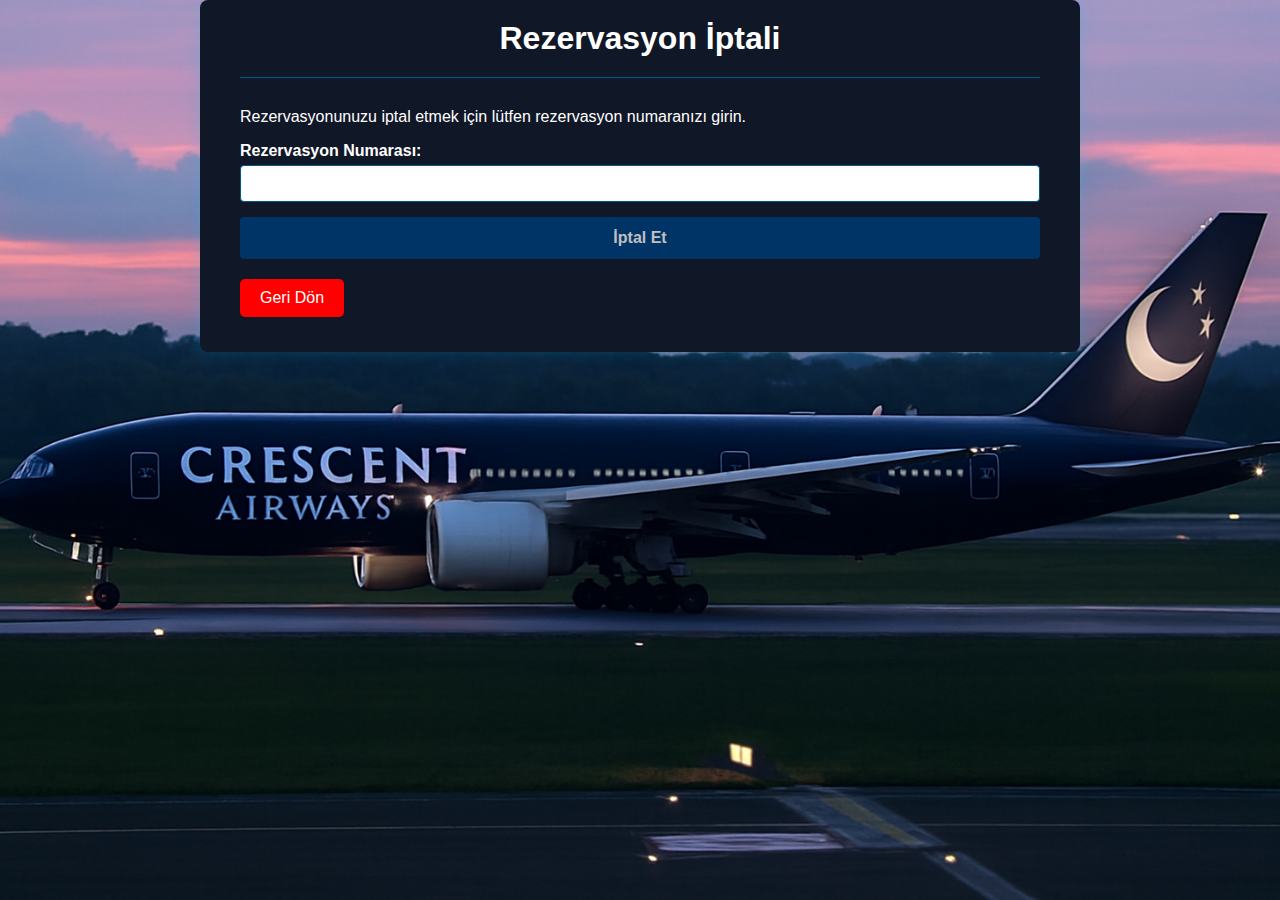
<file: cancel-reservation.html>
<!DOCTYPE html>
<html lang="tr">
<head>
    <meta charset="UTF-8">
    <meta name="viewport" content="width=device-width, initial-scale=1.0">
    <title data-translate="cancel_reservation_title">Rezervasyon İptali</title>
    <link rel="stylesheet" href="style.css">
    <link rel="stylesheet" href="welcome.css">
</head>
<body class="cancel-reservation-page">
    <div class="container">
        <header>
            <h1 data-translate="cancel_reservation_title">Rezervasyon İptali</h1>
        </header>
        <main>
            <p data-translate="cancel_reservation_text">Rezervasyonunuzu iptal etmek için lütfen rezervasyon numaranızı girin.</p>
            <form id="cancel-form">
                <div class="form-group">
                    <label for="reservation-number" data-translate="reservation_number_label">Rezervasyon Numarası:</label>
                    <input type="text" id="reservation-number" required>
                </div>
                <button type="submit" data-translate="cancel_button">İptal Et</button>
            </form>
            <div class="form-group">
                <button id="back-btn" data-translate="back_button">Geri Dön</button>
            </div>
        </main>
    </div>
    <script src="translation.js"></script>
    <script>
        document.getElementById('back-btn').addEventListener('click', () => {
            window.history.back();
        });

        document.getElementById('cancel-form').addEventListener('submit', function(event) {
            event.preventDefault();
            const pnrToCancel = document.getElementById('reservation-number').value.trim();

            if (!pnrToCancel) {
                alert('Lütfen bir PNR numarası girin.');
                return;
            }

            // --- Cancel from 'reservations' (for seat blocking) ---
            let reservations = JSON.parse(localStorage.getItem('reservations')) || [];
            const reservationToCancel = reservations.find(r => r.pnr == pnrToCancel);
            
            if (!reservationToCancel) {
                alert('Bu PNR numarasına sahip bir rezervasyon bulunamadı.');
                return;
            }

            let updatedReservations = reservations.filter(r => r.pnr != pnrToCancel);
            localStorage.setItem('reservations', JSON.stringify(updatedReservations));

            // --- Cancel from 'purchasedTickets' (main ticket list) ---
            let purchasedTickets = JSON.parse(localStorage.getItem('purchasedTickets')) || [];
            let updatedPurchasedTickets = purchasedTickets.filter(t => t.pnr != pnrToCancel);
            localStorage.setItem('purchasedTickets', JSON.stringify(updatedPurchasedTickets));
            
            alert(`PNR ${pnrToCancel} olan rezervasyonunuz başarıyla iptal edildi.`);
            document.getElementById('reservation-number').value = ''; // Clear input
        });
    </script>
</body>
</html>
</file>
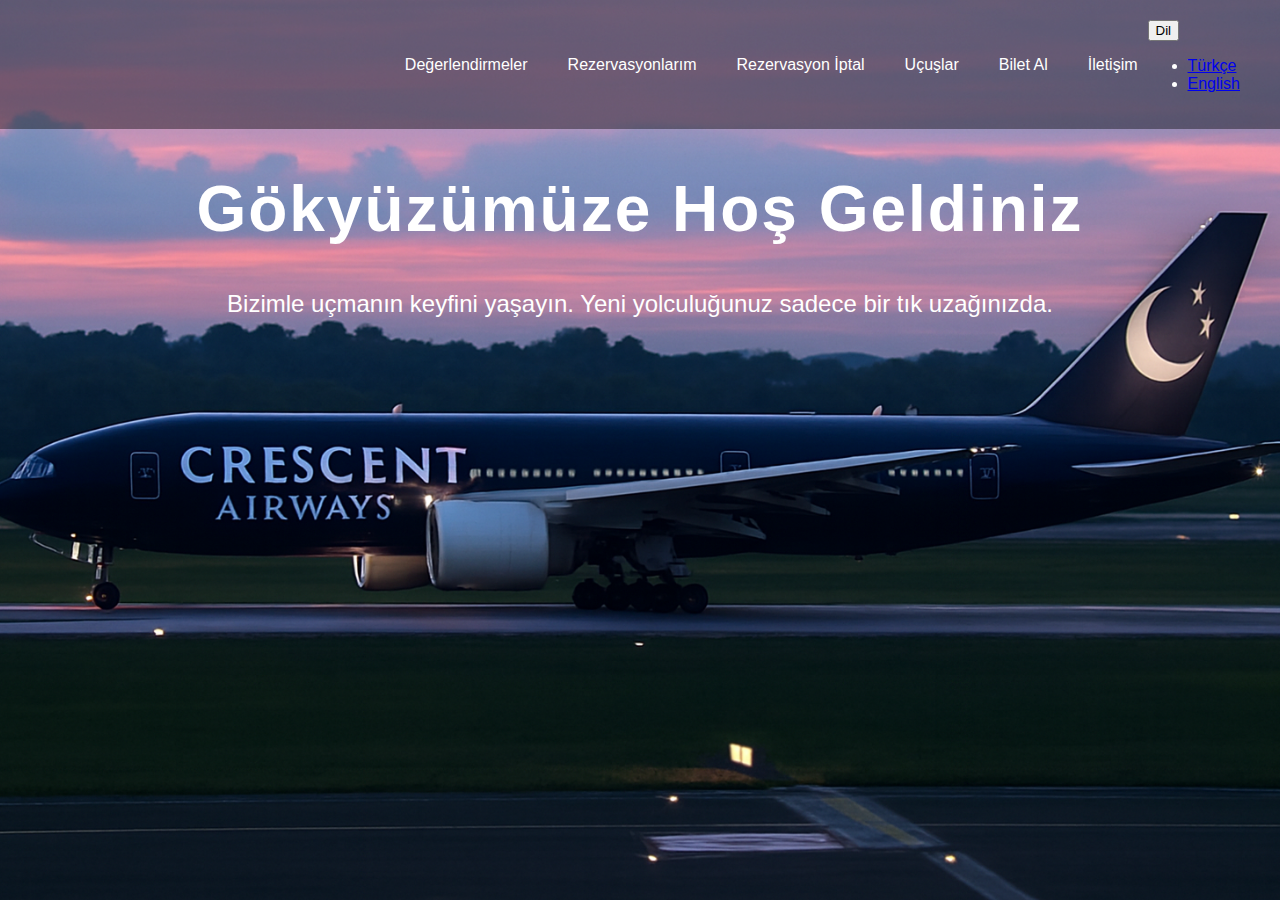
<file: confirmation.html>
<!DOCTYPE html>
<html lang="tr">
<head>
    <meta charset="UTF-8">
    <meta name="viewport" content="width=device-width, initial-scale=1.0">
    <title data-translate="confirmation_page_title">Rezervasyon Onayı</title>
    <link rel="stylesheet" href="style.css">
    <link rel="stylesheet" href="welcome.css">
</head>
<body class="confirmation-page">
    <div class="container">
        <header>
            <h1 data-translate="reservation_success_title">Rezervasyon Başarılı!</h1>
        </header>
        <main>
            <div id="flight-details" class="flight-details">
                <!-- Flight details will be inserted here -->
            </div>
            <div id="confirmation-message" class="confirmation-message">
                <!-- Confirmation message will be inserted here -->
            </div>
            <div class="form-group">
                <button id="home-btn" data-translate="back_to_home_button">Ana Sayfaya Dön</button>
            </div>
        </main>
    </div>
    <script src="confirmation.js"></script>
    <script src="welcome.js"></script>
</body>
</html>
</file>
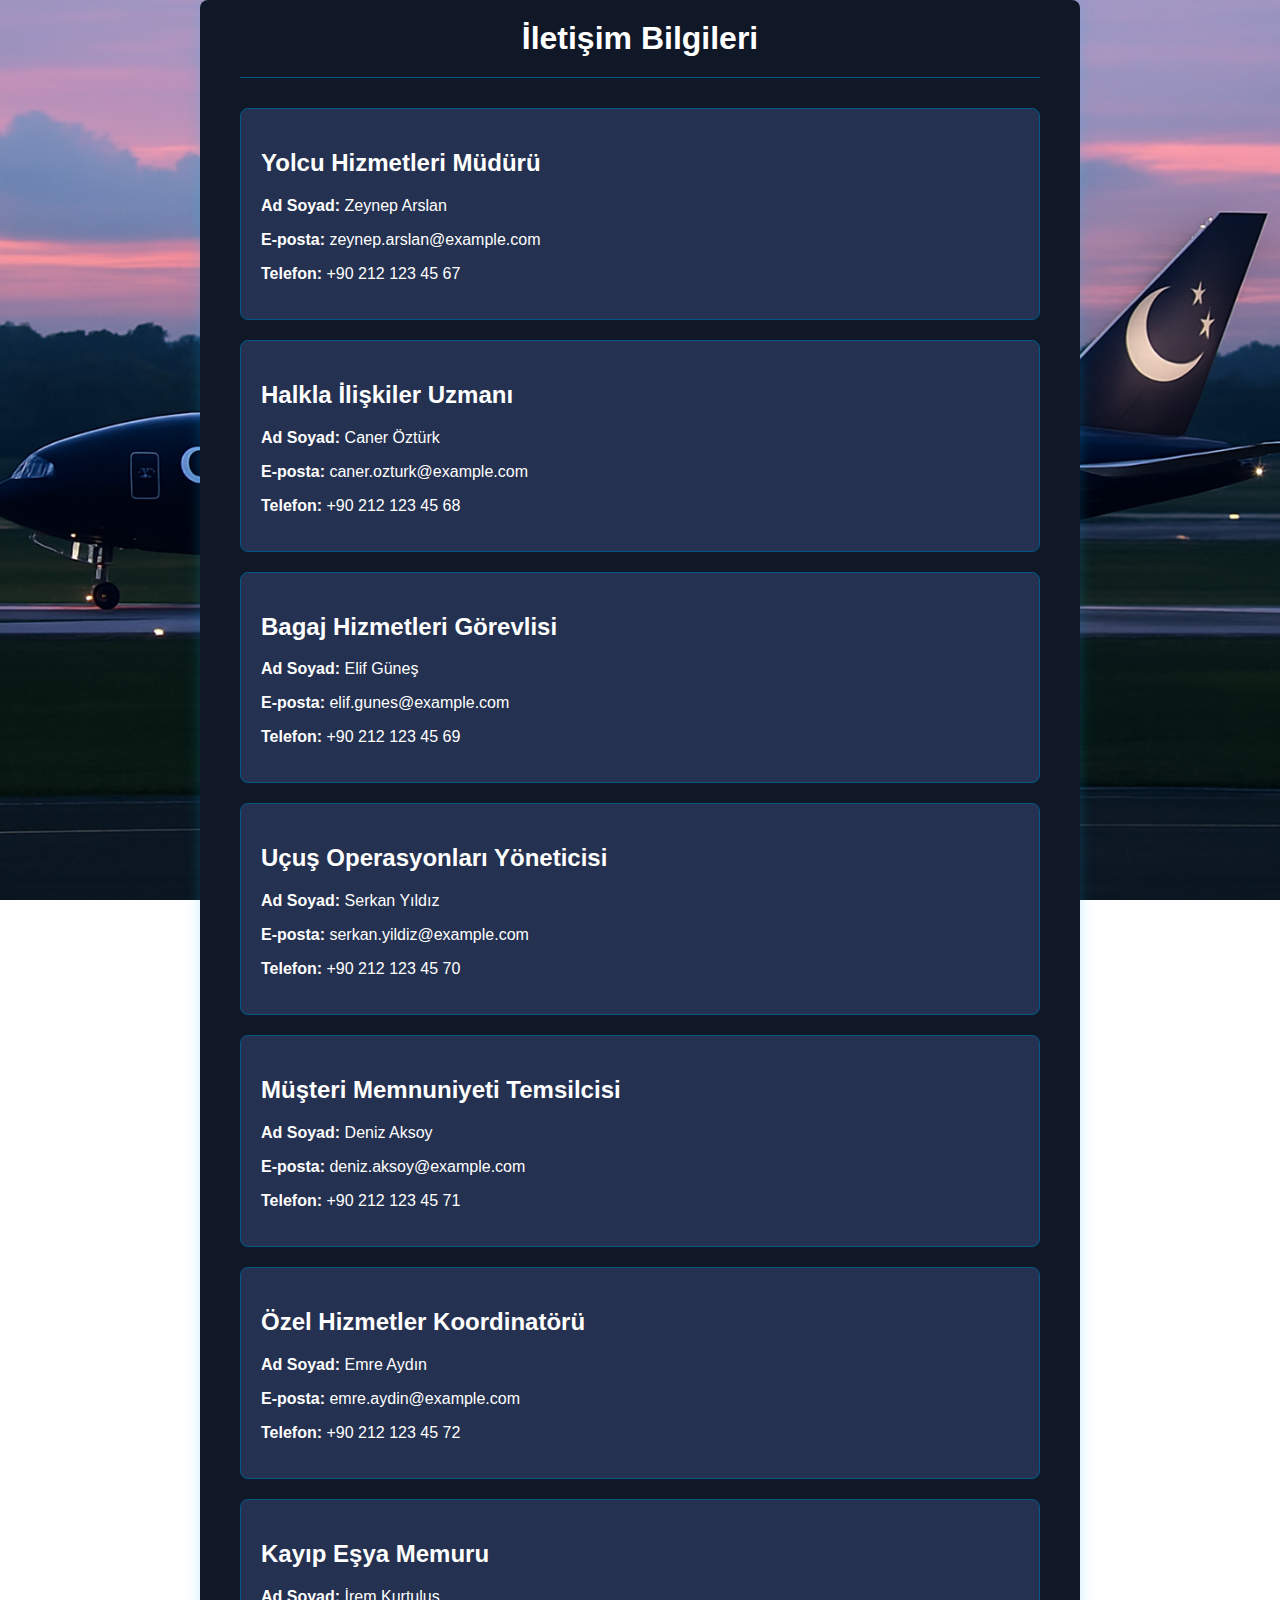
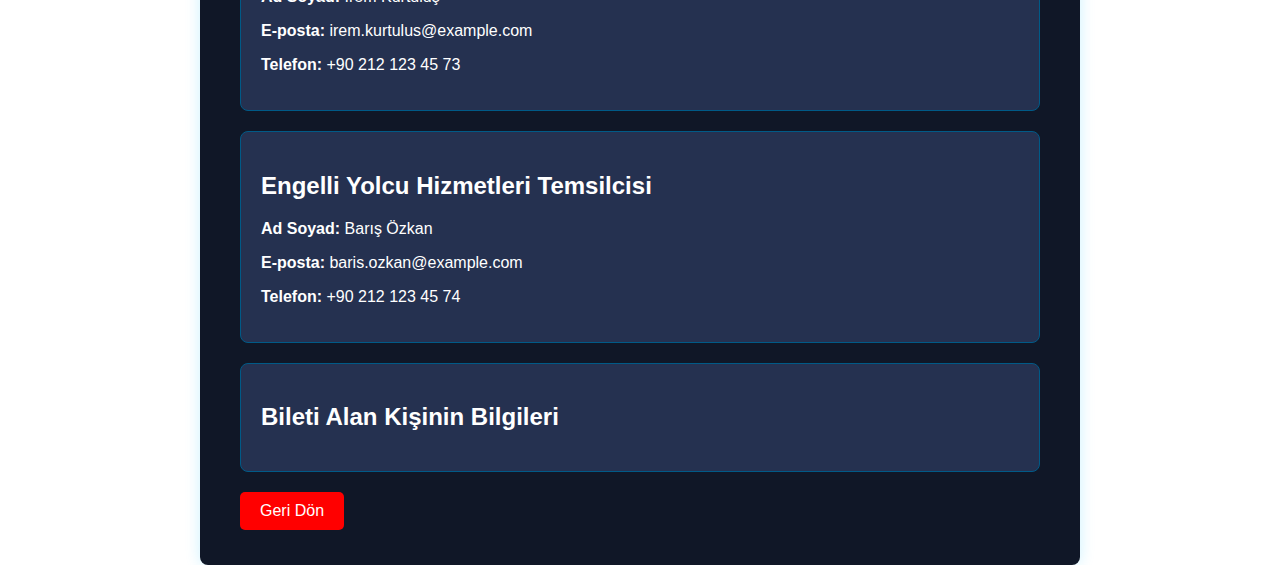
<file: contact.html>
<!DOCTYPE html>
<html lang="tr">
<head>
    <meta charset="UTF-8">
    <meta name="viewport" content="width=device-width, initial-scale=1.0">
    <title>İletişim</title>
    <link rel="stylesheet" href="style.css">
    <link rel="stylesheet" href="welcome.css">
</head>
<body class="contact-page">
    <div class="container">
        <header>
            <h1>İletişim Bilgileri</h1>
        </header>
        <main>
            <div class="contact-info">
                <h2>Yolcu Hizmetleri Müdürü</h2>
                <p><strong>Ad Soyad:</strong> Zeynep Arslan</p>
                <p><strong>E-posta:</strong> zeynep.arslan@example.com</p>
                <p><strong>Telefon:</strong> +90 212 123 45 67</p>
            </div>
            <div class="contact-info">
                <h2>Halkla İlişkiler Uzmanı</h2>
                <p><strong>Ad Soyad:</strong> Caner Öztürk</p>
                <p><strong>E-posta:</strong> caner.ozturk@example.com</p>
                <p><strong>Telefon:</strong> +90 212 123 45 68</p>
            </div>
            <div class="contact-info">
                <h2>Bagaj Hizmetleri Görevlisi</h2>
                <p><strong>Ad Soyad:</strong> Elif Güneş</p>
                <p><strong>E-posta:</strong> elif.gunes@example.com</p>
                <p><strong>Telefon:</strong> +90 212 123 45 69</p>
            </div>
            <div class="contact-info">
                <h2>Uçuş Operasyonları Yöneticisi</h2>
                <p><strong>Ad Soyad:</strong> Serkan Yıldız</p>
                <p><strong>E-posta:</strong> serkan.yildiz@example.com</p>
                <p><strong>Telefon:</strong> +90 212 123 45 70</p>
            </div>
            <div class="contact-info">
                <h2>Müşteri Memnuniyeti Temsilcisi</h2>
                <p><strong>Ad Soyad:</strong> Deniz Aksoy</p>
                <p><strong>E-posta:</strong> deniz.aksoy@example.com</p>
                <p><strong>Telefon:</strong> +90 212 123 45 71</p>
            </div>
            <div class="contact-info">
                <h2>Özel Hizmetler Koordinatörü</h2>
                <p><strong>Ad Soyad:</strong> Emre Aydın</p>
                <p><strong>E-posta:</strong> emre.aydin@example.com</p>
                <p><strong>Telefon:</strong> +90 212 123 45 72</p>
            </div>
            <div class="contact-info">
                <h2>Kayıp Eşya Memuru</h2>
                <p><strong>Ad Soyad:</strong> İrem Kurtuluş</p>
                <p><strong>E-posta:</strong> irem.kurtulus@example.com</p>
                <p><strong>Telefon:</strong> +90 212 123 45 73</p>
            </div>
            <div class="contact-info">
                <h2>Engelli Yolcu Hizmetleri Temsilcisi</h2>
                <p><strong>Ad Soyad:</strong> Barış Özkan</p>
                <p><strong>E-posta:</strong> baris.ozkan@example.com</p>
                <p><strong>Telefon:</strong> +90 212 123 45 74</p>
            </div>
            <div class="contact-info" id="ticket-buyer-info">
                <h2>Bileti Alan Kişinin Bilgileri</h2>
            </div>
            <div class="form-group">
                <button id="back-btn">Geri Dön</button>
            </div>
        </main>
    </div>
    <script src="contact.js"></script>
</body>
</html>
</file>
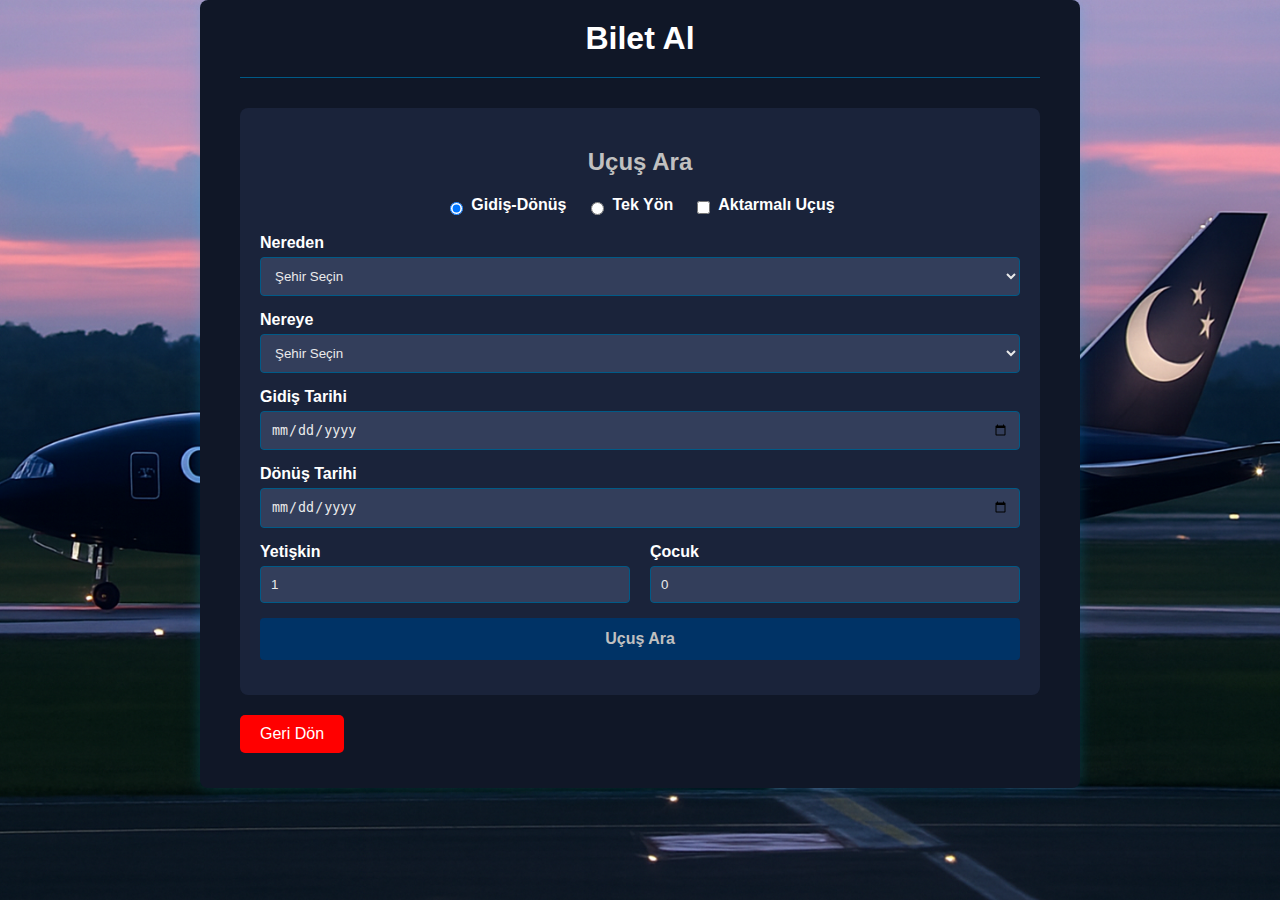
<file: flight-results.html>
<!DOCTYPE html>
<html lang="tr">
<head>
    <meta charset="UTF-8">
    <meta name="viewport" content="width=device-width, initial-scale=1.0">
    <title data-translate="flight_results_page_title">Uçuş Sonuçları</title>
    <link rel="stylesheet" href="style.css">
    <link rel="stylesheet" href="welcome.css">
</head>
<body class="flight-results-page">
    <div class="container">
        <header>
            <h1 data-translate="flight_results_title">Uçuş Sonuçları</h1>
        </header>
        <main>
            <div id="flight-results" class="results-container">
                <div id="sort-container" class="sort-container" style="display: none;">
                    <label for="sort-by" data-translate="sort_by">Sırala:</label>
                    <select id="sort-by" name="sort-by">
                        <option value="price" data-translate="price_ascending">Fiyata Göre (Artan)</option>
                        <option value="time" data-translate="by_departure_time">Kalkış Saatine Göre</option>
                    </select>
                </div>
                <!-- Uçuş sonuçları buraya gelecek -->
            </div>
        </main>
        <div class="form-group">
            <button id="back-btn" onclick="history.back()" data-translate="go_back_button">Geri Dön</button>
        </div>
    </div>
    <div id="seat-modal" class="modal">
        <div class="modal-content">
            <span class="close-button">&times;</span>
            <h2 data-translate="seat_selection">Koltuk Seçimi</h2>
            <div class="seat-class-selection">
                <button id="business-class-btn" class="active" data-translate="business_class_label">Business</button>
                <button id="economy-class-btn" data-translate="economy_class_label">Economy</button>
            </div>
            <div id="seat-map-container" class="seat-map-container">
                <!-- Seat map will be rendered here by JavaScript -->
            </div>
            <div class="modal-actions">
                <button id="confirm-seat-selection-btn" data-translate="confirm_seats">Koltukları Onayla</button>
            </div>
        </div>
    </div>
    <script src="flight-results.js"></script>
    <script src="translation.js"></script>
</body>
</html>
</file>
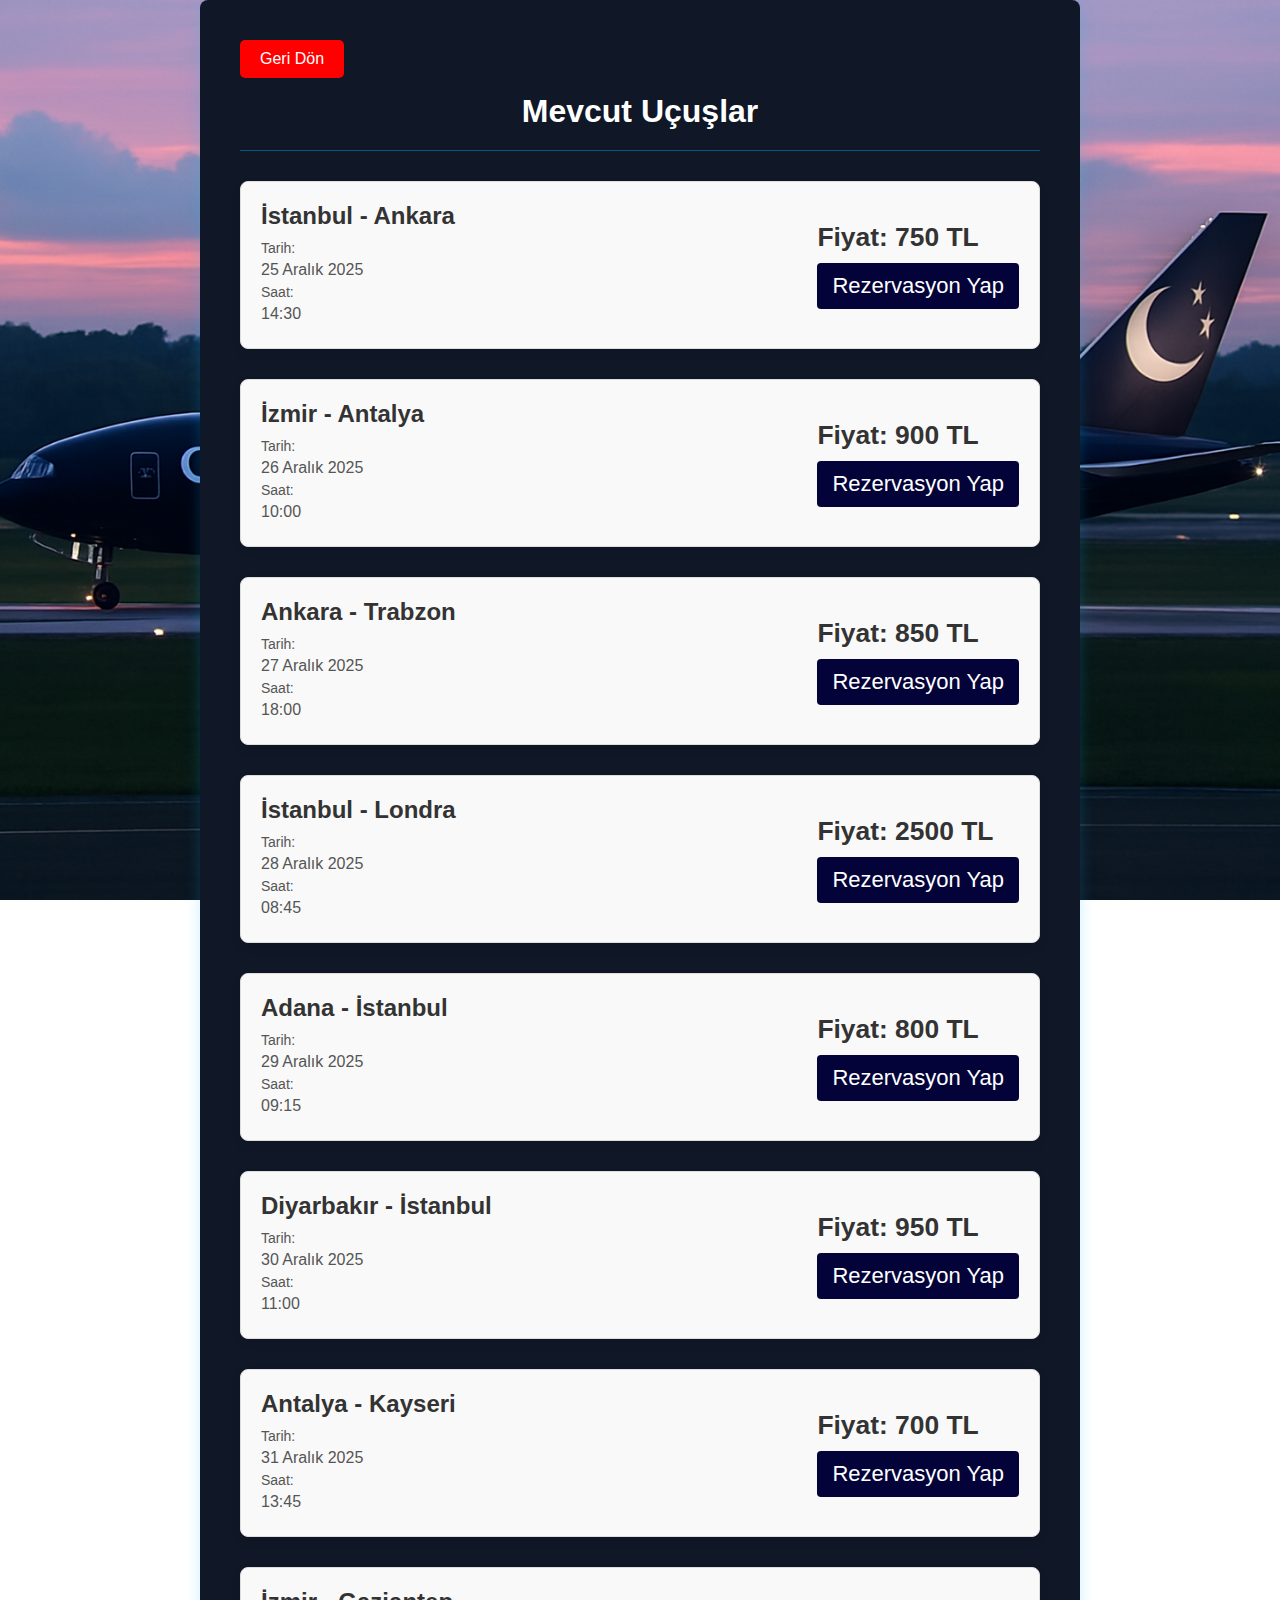
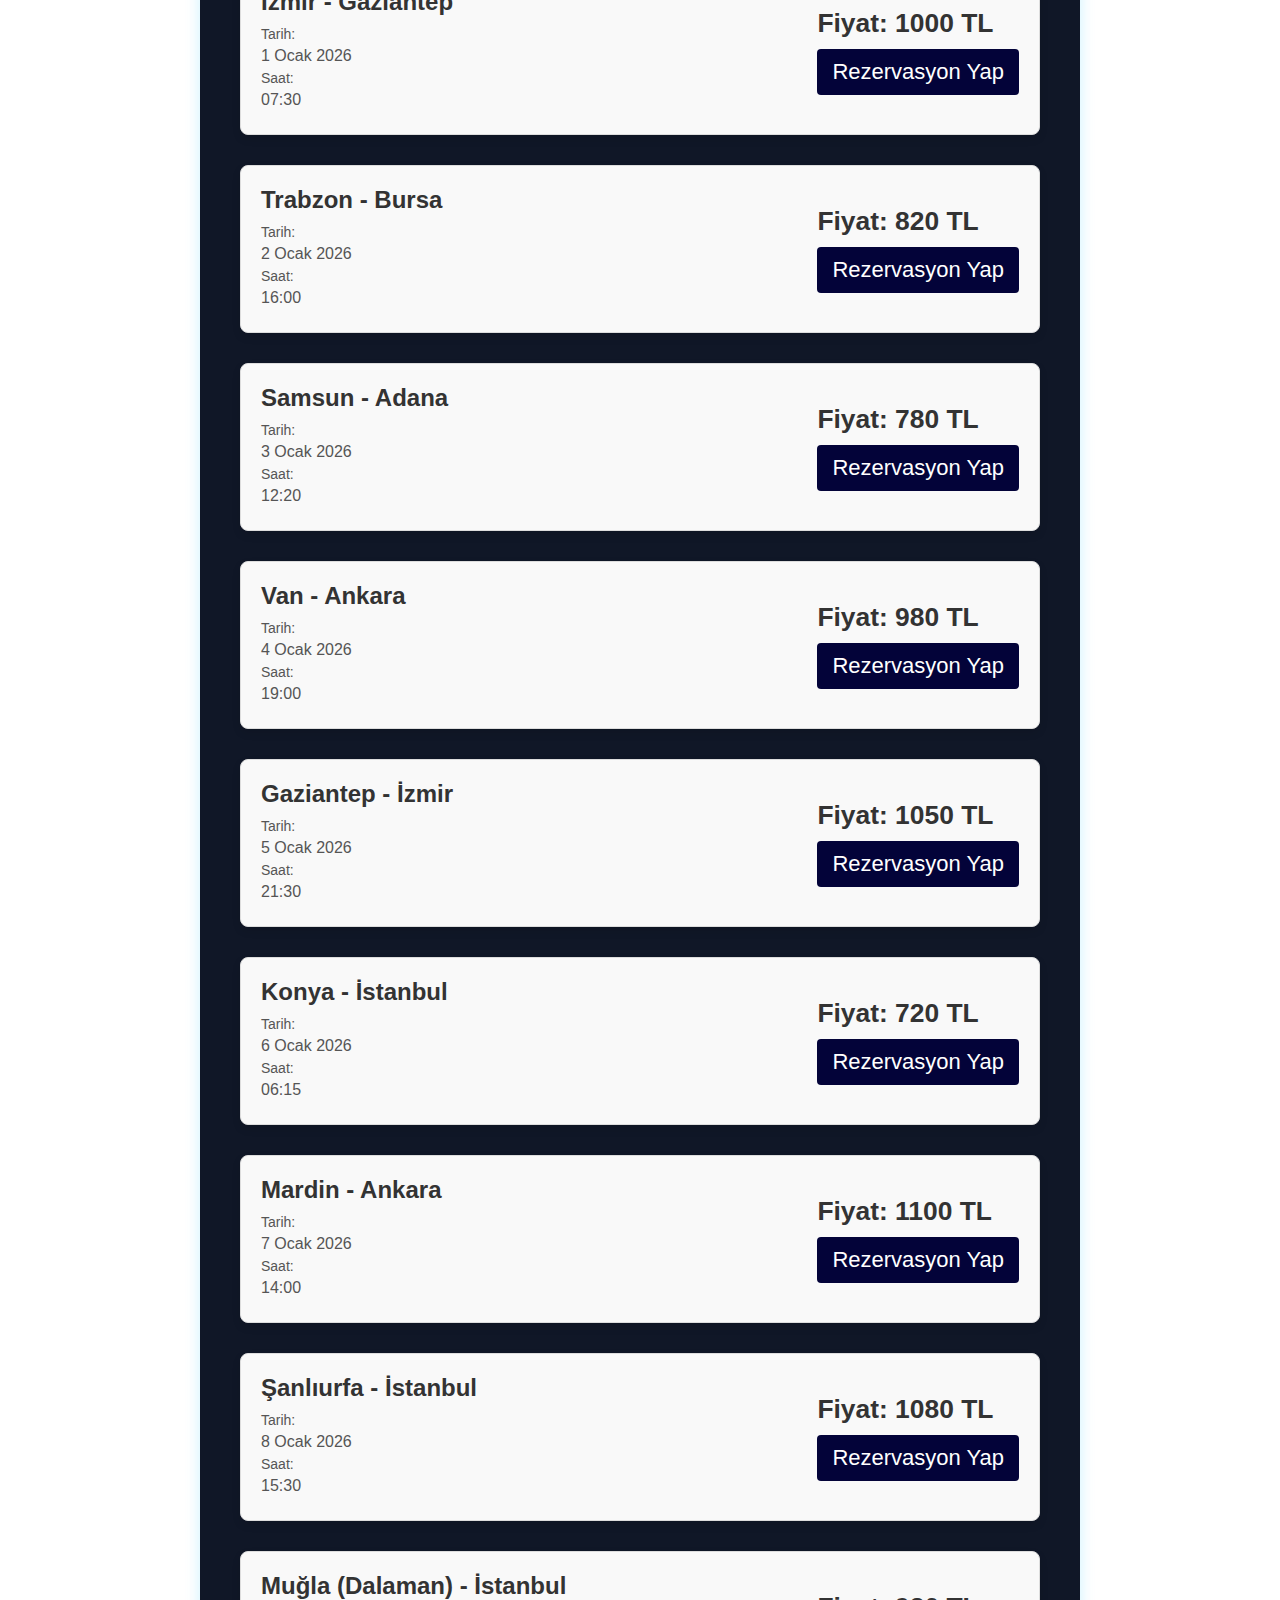
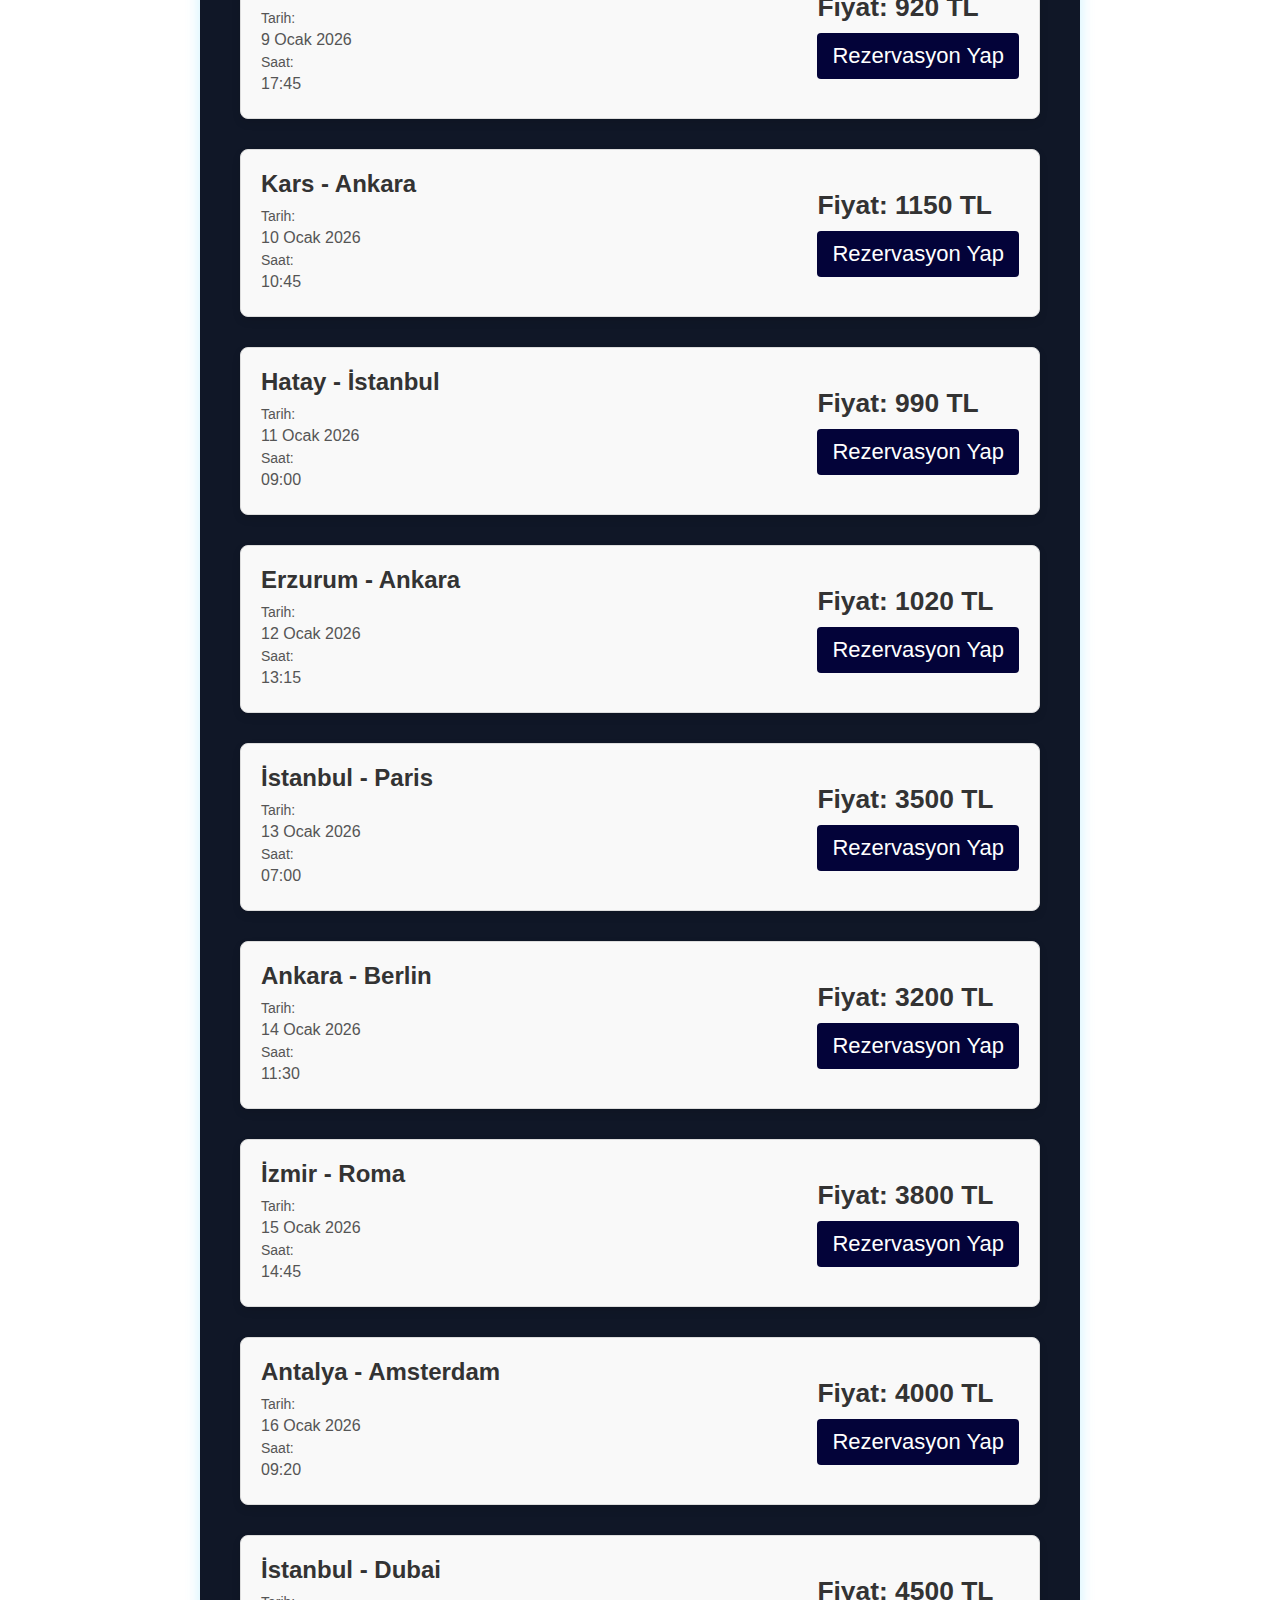
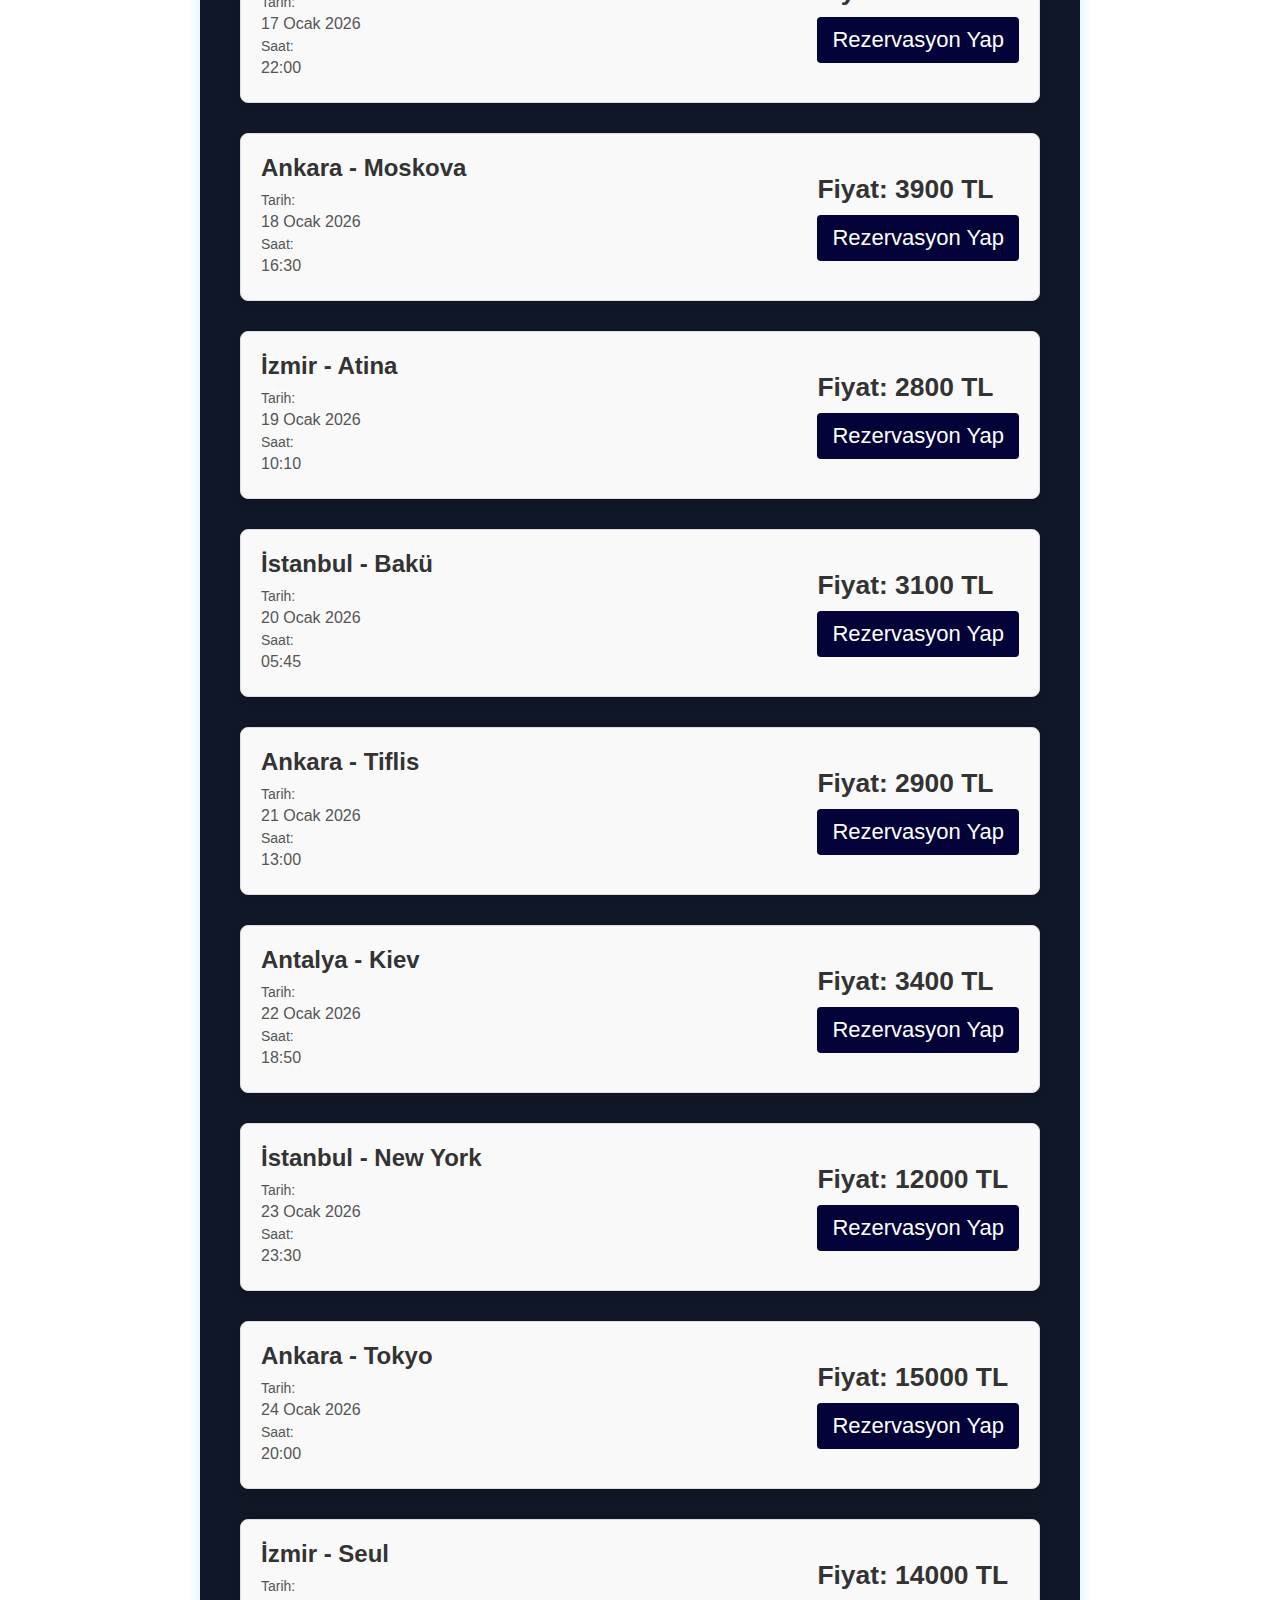
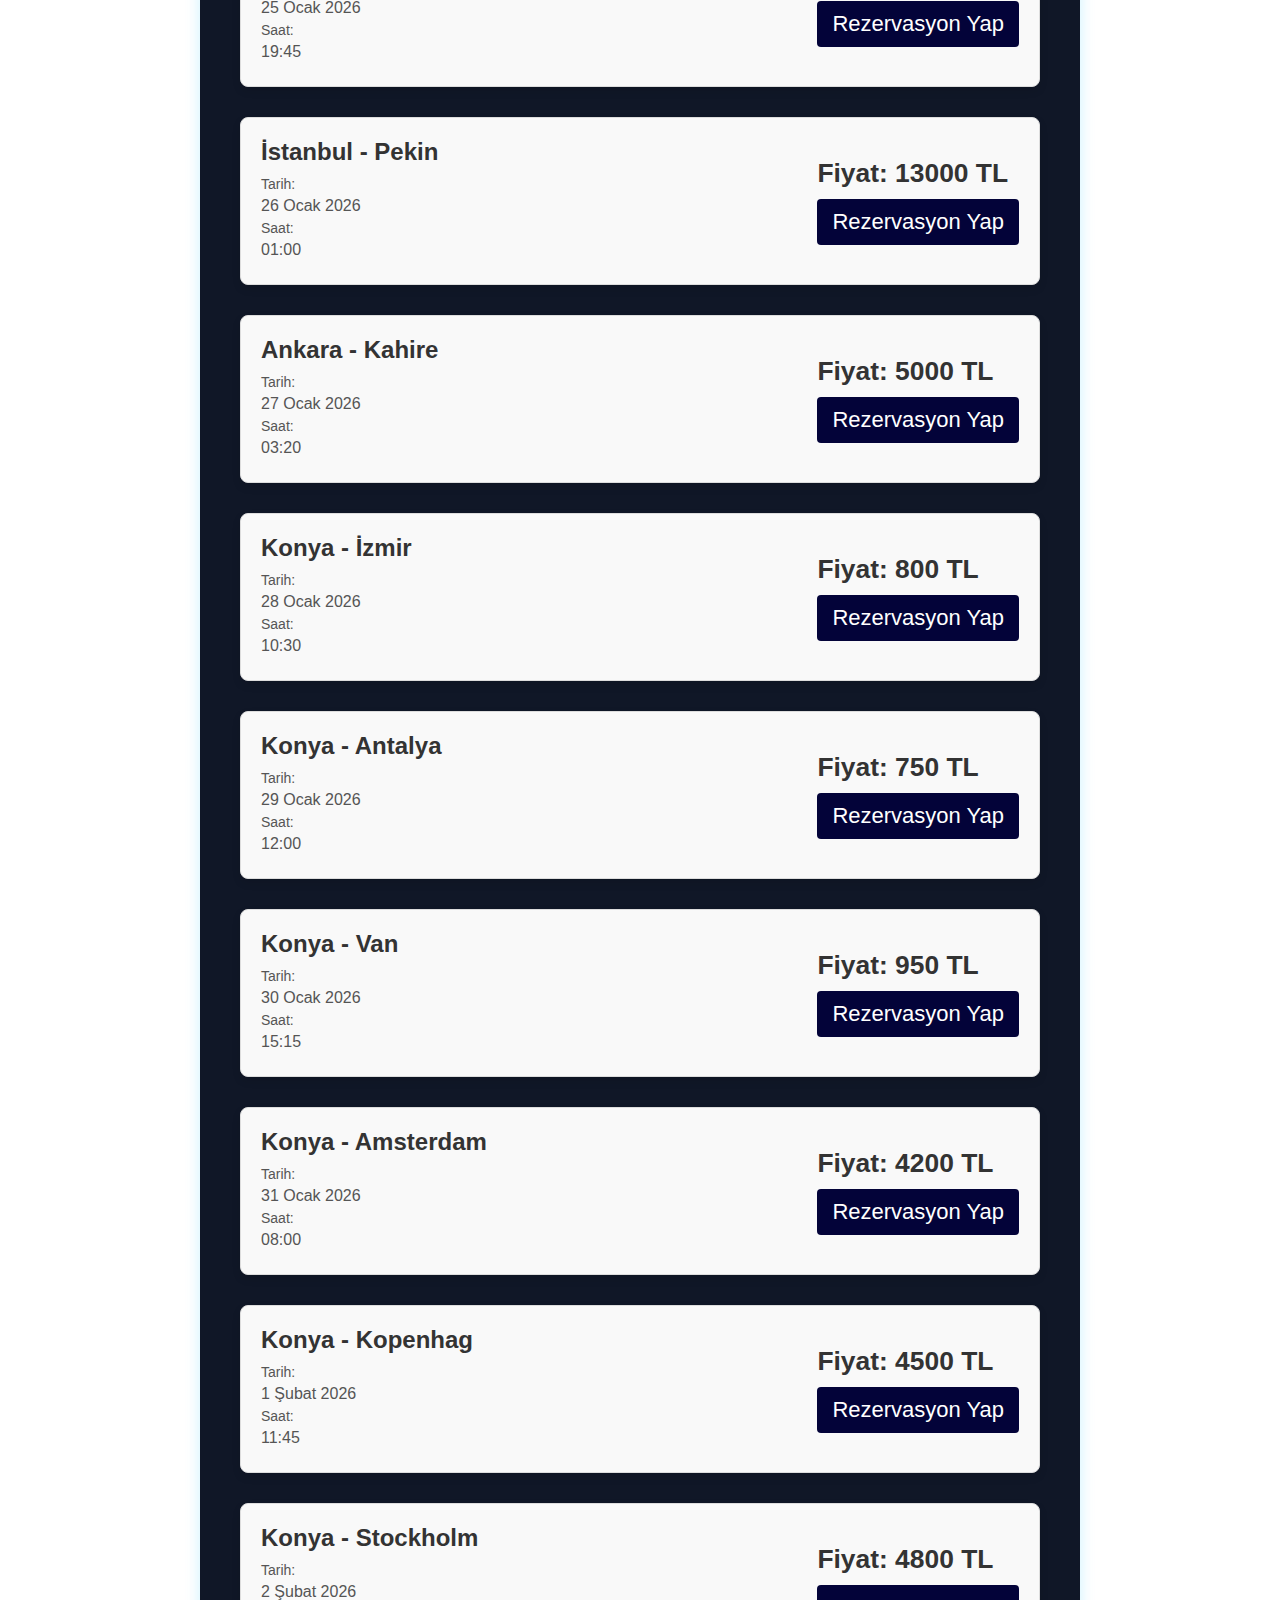
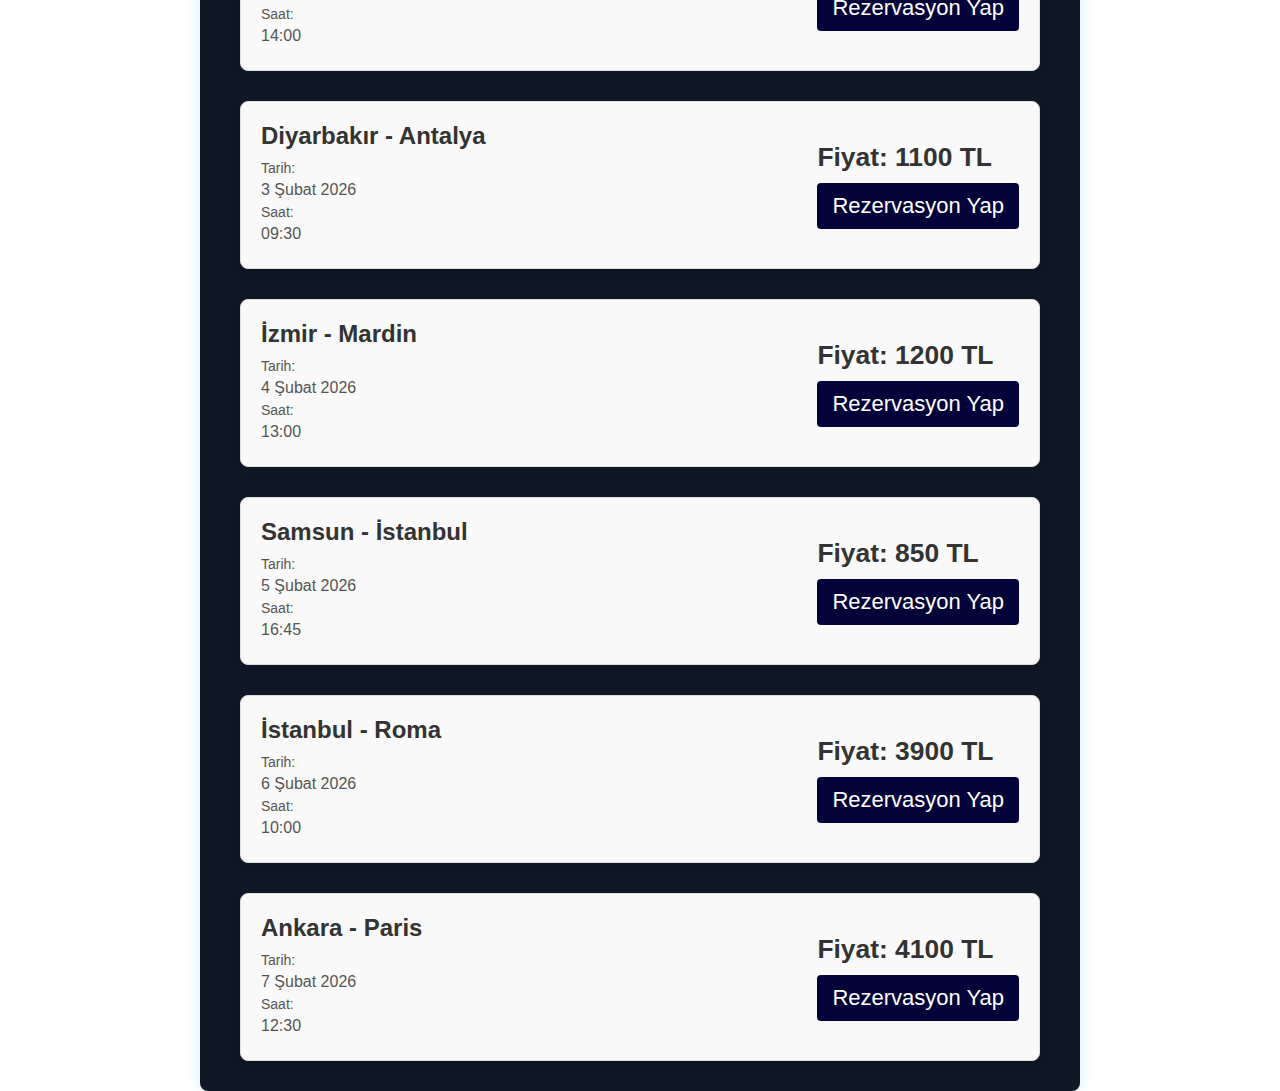
<file: flights.html>
<!DOCTYPE html>
<html lang="tr">
<head>
    <meta charset="UTF-8">
    <meta name="viewport" content="width=device-width, initial-scale=1.0">
    <title data-translate="flights_page_title">Mevcut Uçuşlar</title>
    <link rel="stylesheet" href="style.css">
    <link rel="stylesheet" href="flights.css">
    <link rel="stylesheet" href="welcome.css">
</head>
<body class="flights-page">
    <div class="container">
        <header>
            <div class="form-group">
                <button id="back-btn" data-translate="go_back_button">Geri Dön</button>
            </div>
            <h1 data-translate="available_flights_title">Mevcut Uçuşlar</h1>
        </header>
        <main>
            <div class="flight-list">
                <div class="flight">
                    <div class="flight-info">
                        <h2>İstanbul - Ankara</h2>
                        <p><span data-translate="date_label">Tarih:</span> 25 Aralık 2025</p>
                        <p><span data-translate="time_label">Saat:</span> 14:30</p>
                    </div>
                    <div class="flight-price">
                        <p><span data-translate="price_label">Fiyat:</span> 750 TL</p>
                        <button class="book-btn" data-translate="book_button">Rezervasyon Yap</button>
                    </div>
                </div>
                <div class="flight">
                    <div class="flight-info">
                        <h2>İzmir - Antalya</h2>
                        <p><span data-translate="date_label">Tarih:</span> 26 Aralık 2025</p>
                        <p><span data-translate="time_label">Saat:</span> 10:00</p>
                    </div>
                    <div class="flight-price">
                        <p><span data-translate="price_label">Fiyat:</span> 900 TL</p>
                        <button class="book-btn" data-translate="book_button">Rezervasyon Yap</button>
                    </div>
                </div>
                <div class="flight">
                    <div class="flight-info">
                        <h2>Ankara - Trabzon</h2>
                        <p><span data-translate="date_label">Tarih:</span> 27 Aralık 2025</p>
                        <p><span data-translate="time_label">Saat:</span> 18:00</p>
                    </div>
                    <div class="flight-price">
                        <p><span data-translate="price_label">Fiyat:</span> 850 TL</p>
                        <button class="book-btn" data-translate="book_button">Rezervasyon Yap</button>
                    </div>
                </div>
                 <div class="flight">
                    <div class="flight-info">
                        <h2>İstanbul - Londra</h2>
                        <p><span data-translate="date_label">Tarih:</span> 28 Aralık 2025</p>
                        <p><span data-translate="time_label">Saat:</span> 08:45</p>
                    </div>
                    <div class="flight-price">
                        <p><span data-translate="price_label">Fiyat:</span> 2500 TL</p>
                        <button class="book-btn" data-translate="book_button">Rezervasyon Yap</button>
                    </div>
                </div>
                <!-- Yurt İçi Uçuşlar -->
                <div class="flight">
                    <div class="flight-info">
                        <h2>Adana - İstanbul</h2>
                        <p><span data-translate="date_label">Tarih:</span> 29 Aralık 2025</p>
                        <p><span data-translate="time_label">Saat:</span> 09:15</p>
                    </div>
                    <div class="flight-price">
                        <p><span data-translate="price_label">Fiyat:</span> 800 TL</p>
                        <button class="book-btn" data-translate="book_button">Rezervasyon Yap</button>
                    </div>
                </div>
                <div class="flight">
                    <div class="flight-info">
                        <h2>Diyarbakır - İstanbul</h2>
                        <p><span data-translate="date_label">Tarih:</span> 30 Aralık 2025</p>
                        <p><span data-translate="time_label">Saat:</span> 11:00</p>
                    </div>
                    <div class="flight-price">
                        <p><span data-translate="price_label">Fiyat:</span> 950 TL</p>
                        <button class="book-btn" data-translate="book_button">Rezervasyon Yap</button>
                    </div>
                </div>
                <div class="flight">
                    <div class="flight-info">
                        <h2>Antalya - Kayseri</h2>
                        <p><span data-translate="date_label">Tarih:</span> 31 Aralık 2025</p>
                        <p><span data-translate="time_label">Saat:</span> 13:45</p>
                    </div>
                    <div class="flight-price">
                        <p><span data-translate="price_label">Fiyat:</span> 700 TL</p>
                        <button class="book-btn" data-translate="book_button">Rezervasyon Yap</button>
                    </div>
                </div>
                <div class="flight">
                    <div class="flight-info">
                        <h2>İzmir - Gaziantep</h2>
                        <p><span data-translate="date_label">Tarih:</span> 1 Ocak 2026</p>
                        <p><span data-translate="time_label">Saat:</span> 07:30</p>
                    </div>
                    <div class="flight-price">
                        <p><span data-translate="price_label">Fiyat:</span> 1000 TL</p>
                        <button class="book-btn" data-translate="book_button">Rezervasyon Yap</button>
                    </div>
                </div>
                <div class="flight">
                    <div class="flight-info">
                        <h2>Trabzon - Bursa</h2>
                        <p><span data-translate="date_label">Tarih:</span> 2 Ocak 2026</p>
                        <p><span data-translate="time_label">Saat:</span> 16:00</p>
                    </div>
                    <div class="flight-price">
                        <p><span data-translate="price_label">Fiyat:</span> 820 TL</p>
                        <button class="book-btn" data-translate="book_button">Rezervasyon Yap</button>
                    </div>
                </div>
                <div class="flight">
                    <div class="flight-info">
                        <h2>Samsun - Adana</h2>
                        <p><span data-translate="date_label">Tarih:</span> 3 Ocak 2026</p>
                        <p><span data-translate="time_label">Saat:</span> 12:20</p>
                    </div>
                    <div class="flight-price">
                        <p><span data-translate="price_label">Fiyat:</span> 780 TL</p>
                        <button class="book-btn" data-translate="book_button">Rezervasyon Yap</button>
                    </div>
                </div>
                <div class="flight">
                    <div class="flight-info">
                        <h2>Van - Ankara</h2>
                        <p><span data-translate="date_label">Tarih:</span> 4 Ocak 2026</p>
                        <p><span data-translate="time_label">Saat:</span> 19:00</p>
                    </div>
                    <div class="flight-price">
                        <p><span data-translate="price_label">Fiyat:</span> 980 TL</p>
                        <button class="book-btn" data-translate="book_button">Rezervasyon Yap</button>
                    </div>
                </div>
                <div class="flight">
                    <div class="flight-info">
                        <h2>Gaziantep - İzmir</h2>
                        <p><span data-translate="date_label">Tarih:</span> 5 Ocak 2026</p>
                        <p><span data-translate="time_label">Saat:</span> 21:30</p>
                    </div>
                    <div class="flight-price">
                        <p><span data-translate="price_label">Fiyat:</span> 1050 TL</p>
                        <button class="book-btn" data-translate="book_button">Rezervasyon Yap</button>
                    </div>
                </div>
                <div class="flight">
                    <div class="flight-info">
                        <h2>Konya - İstanbul</h2>
                        <p><span data-translate="date_label">Tarih:</span> 6 Ocak 2026</p>
                        <p><span data-translate="time_label">Saat:</span> 06:15</p>
                    </div>
                    <div class="flight-price">
                        <p><span data-translate="price_label">Fiyat:</span> 720 TL</p>
                        <button class="book-btn" data-translate="book_button">Rezervasyon Yap</button>
                    </div>
                </div>
                <div class="flight">
                    <div class="flight-info">
                        <h2>Mardin - Ankara</h2>
                        <p><span data-translate="date_label">Tarih:</span> 7 Ocak 2026</p>
                        <p><span data-translate="time_label">Saat:</span> 14:00</p>
                    </div>
                    <div class="flight-price">
                        <p><span data-translate="price_label">Fiyat:</span> 1100 TL</p>
                        <button class="book-btn" data-translate="book_button">Rezervasyon Yap</button>
                    </div>
                </div>
                <div class="flight">
                    <div class="flight-info">
                        <h2>Şanlıurfa - İstanbul</h2>
                        <p><span data-translate="date_label">Tarih:</span> 8 Ocak 2026</p>
                        <p><span data-translate="time_label">Saat:</span> 15:30</p>
                    </div>
                    <div class="flight-price">
                        <p><span data-translate="price_label">Fiyat:</span> 1080 TL</p>
                        <button class="book-btn" data-translate="book_button">Rezervasyon Yap</button>
                    </div>
                </div>
                <div class="flight">
                    <div class="flight-info">
                        <h2>Muğla (Dalaman) - İstanbul</h2>
                        <p><span data-translate="date_label">Tarih:</span> 9 Ocak 2026</p>
                        <p><span data-translate="time_label">Saat:</span> 17:45</p>
                    </div>
                    <div class="flight-price">
                        <p><span data-translate="price_label">Fiyat:</span> 920 TL</p>
                        <button class="book-btn" data-translate="book_button">Rezervasyon Yap</button>
                    </div>
                </div>
                <div class="flight">
                    <div class="flight-info">
                        <h2>Kars - Ankara</h2>
                        <p><span data-translate="date_label">Tarih:</span> 10 Ocak 2026</p>
                        <p><span data-translate="time_label">Saat:</span> 10:45</p>
                    </div>
                    <div class="flight-price">
                        <p><span data-translate="price_label">Fiyat:</span> 1150 TL</p>
                        <button class="book-btn" data-translate="book_button">Rezervasyon Yap</button>
                    </div>
                </div>
                <div class="flight">
                    <div class="flight-info">
                        <h2>Hatay - İstanbul</h2>
                        <p><span data-translate="date_label">Tarih:</span> 11 Ocak 2026</p>
                        <p><span data-translate="time_label">Saat:</span> 09:00</p>
                    </div>
                    <div class="flight-price">
                        <p><span data-translate="price_label">Fiyat:</span> 990 TL</p>
                        <button class="book-btn" data-translate="book_button">Rezervasyon Yap</button>
                    </div>
                </div>
                <div class="flight">
                    <div class="flight-info">
                        <h2>Erzurum - Ankara</h2>
                        <p><span data-translate="date_label">Tarih:</span> 12 Ocak 2026</p>
                        <p><span data-translate="time_label">Saat:</span> 13:15</p>
                    </div>
                    <div class="flight-price">
                        <p><span data-translate="price_label">Fiyat:</span> 1020 TL</p>
                        <button class="book-btn" data-translate="book_button">Rezervasyon Yap</button>
                    </div>
                </div>
                <!-- Yurt Dışı Uçuşlar -->
                <div class="flight">
                    <div class="flight-info">
                        <h2>İstanbul - Paris</h2>
                        <p><span data-translate="date_label">Tarih:</span> 13 Ocak 2026</p>
                        <p><span data-translate="time_label">Saat:</span> 07:00</p>
                    </div>
                    <div class="flight-price">
                        <p><span data-translate="price_label">Fiyat:</span> 3500 TL</p>
                        <button class="book-btn" data-translate="book_button">Rezervasyon Yap</button>
                    </div>
                </div>
                <div class="flight">
                    <div class="flight-info">
                        <h2>Ankara - Berlin</h2>
                        <p><span data-translate="date_label">Tarih:</span> 14 Ocak 2026</p>
                        <p><span data-translate="time_label">Saat:</span> 11:30</p>
                    </div>
                    <div class="flight-price">
                        <p><span data-translate="price_label">Fiyat:</span> 3200 TL</p>
                        <button class="book-btn" data-translate="book_button">Rezervasyon Yap</button>
                    </div>
                </div>
                <div class="flight">
                    <div class="flight-info">
                        <h2>İzmir - Roma</h2>
                        <p><span data-translate="date_label">Tarih:</span> 15 Ocak 2026</p>
                        <p><span data-translate="time_label">Saat:</span> 14:45</p>
                    </div>
                    <div class="flight-price">
                        <p><span data-translate="price_label">Fiyat:</span> 3800 TL</p>
                        <button class="book-btn" data-translate="book_button">Rezervasyon Yap</button>
                    </div>
                </div>
                <div class="flight">
                    <div class="flight-info">
                        <h2>Antalya - Amsterdam</h2>
                        <p><span data-translate="date_label">Tarih:</span> 16 Ocak 2026</p>
                        <p><span data-translate="time_label">Saat:</span> 09:20</p>
                    </div>
                    <div class="flight-price">
                        <p><span data-translate="price_label">Fiyat:</span> 4000 TL</p>
                        <button class="book-btn" data-translate="book_button">Rezervasyon Yap</button>
                    </div>
                </div>
                <div class="flight">
                    <div class="flight-info">
                        <h2>İstanbul - Dubai</h2>
                        <p><span data-translate="date_label">Tarih:</span> 17 Ocak 2026</p>
                        <p><span data-translate="time_label">Saat:</span> 22:00</p>
                    </div>
                    <div class="flight-price">
                        <p><span data-translate="price_label">Fiyat:</span> 4500 TL</p>
                        <button class="book-btn" data-translate="book_button">Rezervasyon Yap</button>
                    </div>
                </div>
                <div class="flight">
                    <div class="flight-info">
                        <h2>Ankara - Moskova</h2>
                        <p><span data-translate="date_label">Tarih:</span> 18 Ocak 2026</p>
                        <p><span data-translate="time_label">Saat:</span> 16:30</p>
                    </div>
                    <div class="flight-price">
                        <p><span data-translate="price_label">Fiyat:</span> 3900 TL</p>
                        <button class="book-btn" data-translate="book_button">Rezervasyon Yap</button>
                    </div>
                </div>
                <div class="flight">
                    <div class="flight-info">
                        <h2>İzmir - Atina</h2>
                        <p><span data-translate="date_label">Tarih:</span> 19 Ocak 2026</p>
                        <p><span data-translate="time_label">Saat:</span> 10:10</p>
                    </div>
                    <div class="flight-price">
                        <p><span data-translate="price_label">Fiyat:</span> 2800 TL</p>
                        <button class="book-btn" data-translate="book_button">Rezervasyon Yap</button>
                    </div>
                </div>
                <div class="flight">
                    <div class="flight-info">
                        <h2>İstanbul - Bakü</h2>
                        <p><span data-translate="date_label">Tarih:</span> 20 Ocak 2026</p>
                        <p><span data-translate="time_label">Saat:</span> 05:45</p>
                    </div>
                    <div class="flight-price">
                        <p><span data-translate="price_label">Fiyat:</span> 3100 TL</p>
                        <button class="book-btn" data-translate="book_button">Rezervasyon Yap</button>
                    </div>
                </div>
                <div class="flight">
                    <div class="flight-info">
                        <h2>Ankara - Tiflis</h2>
                        <p><span data-translate="date_label">Tarih:</span> 21 Ocak 2026</p>
                        <p><span data-translate="time_label">Saat:</span> 13:00</p>
                    </div>
                    <div class="flight-price">
                        <p><span data-translate="price_label">Fiyat:</span> 2900 TL</p>
                        <button class="book-btn" data-translate="book_button">Rezervasyon Yap</button>
                    </div>
                </div>
                <div class="flight">
                    <div class="flight-info">
                        <h2>Antalya - Kiev</h2>
                        <p><span data-translate="date_label">Tarih:</span> 22 Ocak 2026</p>
                        <p><span data-translate="time_label">Saat:</span> 18:50</p>
                    </div>
                    <div class="flight-price">
                        <p><span data-translate="price_label">Fiyat:</span> 3400 TL</p>
                        <button class="book-btn" data-translate="book_button">Rezervasyon Yap</button>
                    </div>
                </div>
                <div class="flight">
                    <div class="flight-info">
                        <h2>İstanbul - New York</h2>
                        <p><span data-translate="date_label">Tarih:</span> 23 Ocak 2026</p>
                        <p><span data-translate="time_label">Saat:</span> 23:30</p>
                    </div>
                    <div class="flight-price">
                        <p><span data-translate="price_label">Fiyat:</span> 12000 TL</p>
                        <button class="book-btn" data-translate="book_button">Rezervasyon Yap</button>
                    </div>
                </div>
                <div class="flight">
                    <div class="flight-info">
                        <h2>Ankara - Tokyo</h2>
                        <p><span data-translate="date_label">Tarih:</span> 24 Ocak 2026</p>
                        <p><span data-translate="time_label">Saat:</span> 20:00</p>
                    </div>
                    <div class="flight-price">
                        <p><span data-translate="price_label">Fiyat:</span> 15000 TL</p>
                        <button class="book-btn" data-translate="book_button">Rezervasyon Yap</button>
                    </div>
                </div>
                <div class="flight">
                    <div class="flight-info">
                        <h2>İzmir - Seul</h2>
                        <p><span data-translate="date_label">Tarih:</span> 25 Ocak 2026</p>
                        <p><span data-translate="time_label">Saat:</span> 19:45</p>
                    </div>
                    <div class="flight-price">
                        <p><span data-translate="price_label">Fiyat:</span> 14000 TL</p>
                        <button class="book-btn" data-translate="book_button">Rezervasyon Yap</button>
                    </div>
                </div>
                <div class="flight">
                    <div class="flight-info">
                        <h2>İstanbul - Pekin</h2>
                        <p><span data-translate="date_label">Tarih:</span> 26 Ocak 2026</p>
                        <p><span data-translate="time_label">Saat:</span> 01:00</p>
                    </div>
                    <div class="flight-price">
                        <p><span data-translate="price_label">Fiyat:</span> 13000 TL</p>
                        <button class="book-btn" data-translate="book_button">Rezervasyon Yap</button>
                    </div>
                </div>
                <div class="flight">
                    <div class="flight-info">
                        <h2>Ankara - Kahire</h2>
                        <p><span data-translate="date_label">Tarih:</span> 27 Ocak 2026</p>
                        <p><span data-translate="time_label">Saat:</span> 03:20</p>
                    </div>
                    <div class="flight-price">
                        <p><span data-translate="price_label">Fiyat:</span> 5000 TL</p>
                        <button class="book-btn" data-translate="book_button">Rezervasyon Yap</button>
                    </div>
                </div>
                <div class="flight">
                    <div class="flight-info">
                        <h2>Konya - İzmir</h2>
                        <p><span data-translate="date_label">Tarih:</span> 28 Ocak 2026</p>
                        <p><span data-translate="time_label">Saat:</span> 10:30</p>
                    </div>
                    <div class="flight-price">
                        <p><span data-translate="price_label">Fiyat:</span> 800 TL</p>
                        <button class="book-btn" data-translate="book_button">Rezervasyon Yap</button>
                    </div>
                </div>
                <div class="flight">
                    <div class="flight-info">
                        <h2>Konya - Antalya</h2>
                        <p><span data-translate="date_label">Tarih:</span> 29 Ocak 2026</p>
                        <p><span data-translate="time_label">Saat:</span> 12:00</p>
                    </div>
                    <div class="flight-price">
                        <p><span data-translate="price_label">Fiyat:</span> 750 TL</p>
                        <button class="book-btn" data-translate="book_button">Rezervasyon Yap</button>
                    </div>
                </div>
                <div class="flight">
                    <div class="flight-info">
                        <h2>Konya - Van</h2>
                        <p><span data-translate="date_label">Tarih:</span> 30 Ocak 2026</p>
                        <p><span data-translate="time_label">Saat:</span> 15:15</p>
                    </div>
                    <div class="flight-price">
                        <p><span data-translate="price_label">Fiyat:</span> 950 TL</p>
                        <button class="book-btn" data-translate="book_button">Rezervasyon Yap</button>
                    </div>
                </div>
                <div class="flight">
                    <div class="flight-info">
                        <h2>Konya - Amsterdam</h2>
                        <p><span data-translate="date_label">Tarih:</span> 31 Ocak 2026</p>
                        <p><span data-translate="time_label">Saat:</span> 08:00</p>
                    </div>
                    <div class="flight-price">
                        <p><span data-translate="price_label">Fiyat:</span> 4200 TL</p>
                        <button class="book-btn" data-translate="book_button">Rezervasyon Yap</button>
                    </div>
                </div>
                <div class="flight">
                    <div class="flight-info">
                        <h2>Konya - Kopenhag</h2>
                        <p><span data-translate="date_label">Tarih:</span> 1 Şubat 2026</p>
                        <p><span data-translate="time_label">Saat:</span> 11:45</p>
                    </div>
                    <div class="flight-price">
                        <p><span data-translate="price_label">Fiyat:</span> 4500 TL</p>
                        <button class="book-btn" data-translate="book_button">Rezervasyon Yap</button>
                    </div>
                </div>
                <div class="flight">
                    <div class="flight-info">
                        <h2>Konya - Stockholm</h2>
                        <p><span data-translate="date_label">Tarih:</span> 2 Şubat 2026</p>
                        <p><span data-translate="time_label">Saat:</span> 14:00</p>
                    </div>
                    <div class="flight-price">
                        <p><span data-translate="price_label">Fiyat:</span> 4800 TL</p>
                        <button class="book-btn" data-translate="book_button">Rezervasyon Yap</button>
                    </div>
                </div>
                <div class="flight">
                    <div class="flight-info">
                        <h2>Diyarbakır - Antalya</h2>
                        <p><span data-translate="date_label">Tarih:</span> 3 Şubat 2026</p>
                        <p><span data-translate="time_label">Saat:</span> 09:30</p>
                    </div>
                    <div class="flight-price">
                        <p><span data-translate="price_label">Fiyat:</span> 1100 TL</p>
                        <button class="book-btn" data-translate="book_button">Rezervasyon Yap</button>
                    </div>
                </div>
                <div class="flight">
                    <div class="flight-info">
                        <h2>İzmir - Mardin</h2>
                        <p><span data-translate="date_label">Tarih:</span> 4 Şubat 2026</p>
                        <p><span data-translate="time_label">Saat:</span> 13:00</p>
                    </div>
                    <div class="flight-price">
                        <p><span data-translate="price_label">Fiyat:</span> 1200 TL</p>
                        <button class="book-btn" data-translate="book_button">Rezervasyon Yap</button>
                    </div>
                </div>
                <div class="flight">
                    <div class="flight-info">
                        <h2>Samsun - İstanbul</h2>
                        <p><span data-translate="date_label">Tarih:</span> 5 Şubat 2026</p>
                        <p><span data-translate="time_label">Saat:</span> 16:45</p>
                    </div>
                    <div class="flight-price">
                        <p><span data-translate="price_label">Fiyat:</span> 850 TL</p>
                        <button class="book-btn" data-translate="book_button">Rezervasyon Yap</button>
                    </div>
                </div>
                <div class="flight">
                    <div class="flight-info">
                        <h2>İstanbul - Roma</h2>
                        <p><span data-translate="date_label">Tarih:</span> 6 Şubat 2026</p>
                        <p><span data-translate="time_label">Saat:</span> 10:00</p>
                    </div>
                    <div class="flight-price">
                        <p><span data-translate="price_label">Fiyat:</span> 3900 TL</p>
                        <button class="book-btn" data-translate="book_button">Rezervasyon Yap</button>
                    </div>
                </div>
                <div class="flight">
                    <div class="flight-info">
                        <h2>Ankara - Paris</h2>
                        <p><span data-translate="date_label">Tarih:</span> 7 Şubat 2026</p>
                        <p><span data-translate="time_label">Saat:</span> 12:30</p>
                    </div>
                    <div class="flight-price">
                        <p><span data-translate="price_label">Fiyat:</span> 4100 TL</p>
                        <button class="book-btn" data-translate="book_button">Rezervasyon Yap</button>
                    </div>
                </div>
            </div>
            
        </main>
    </div>
    <script src="flights.js"></script>
    <script src="translation.js"></script>

    <!-- Booking Options Modal -->
    <div id="booking-modal" class="modal">
        <div class="modal-content">
            <span class="close-button">&times;</span>
            <h2 data-translate="booking_details_title">Rezervasyon Detayları</h2>
            <div class="form-group">
                <label for="passenger-count" data-translate="passenger_count_label">Yolcu Sayısı:</label>
                <input type="number" id="passenger-count" value="1" min="1" max="9">
            </div>
            <div class="form-group">
                <p data-translate="class_selection_label">Sınıf Seçimi:</p>
                <div>
                    <input type="radio" id="economy-class" name="seat-class" value="Economy" checked>
                    <label for="economy-class" data-translate="economy_class_label">Economy</label>
                </div>
                <div>
                    <input type="radio" id="business-class" name="seat-class" value="Business">
                    <label for="business-class" data-translate="business_class_label">Business</label>
                </div>
            </div>
             <div class="form-group">
                <p><strong><span data-translate="estimated_total_price_label">Tahmini Toplam Fiyat:</span></strong> <span id="total-price-display"></span></p>
            </div>
            <div class="form-group">
                <button id="confirm-booking-modal-btn" class="book-btn" data-translate="confirm_and_continue_button">Onayla ve Devam Et</button>
            </div>
        </div>
    </div>
</body>
</html>
</file>
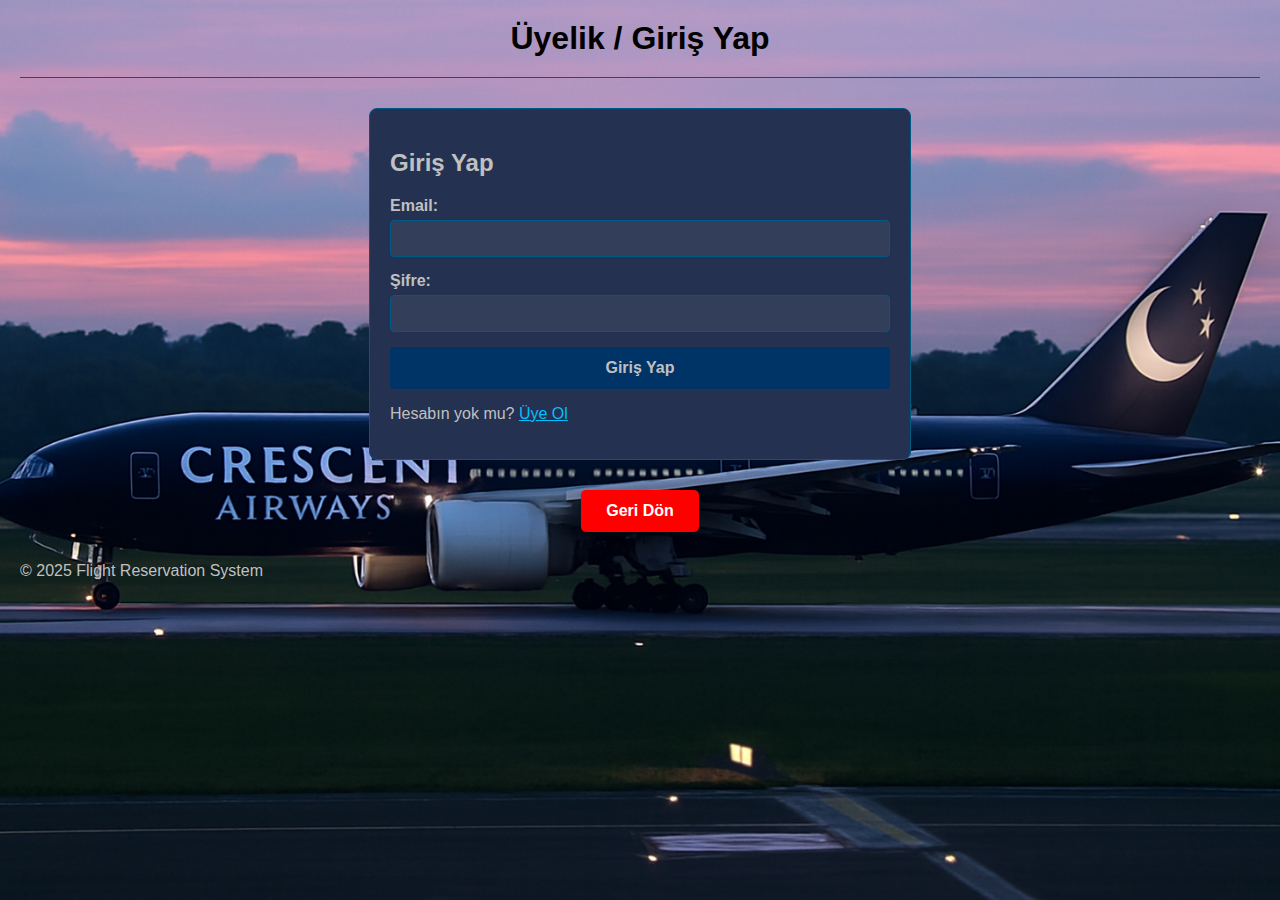
<file: membership.html>
<!DOCTYPE html>
<html lang="en">
<head>
    <meta charset="UTF-8">
    <meta name="viewport" content="width=device-width, initial-scale=1.0">
    <title data-translate="membership_page_title">Rezervasyonlarım</title>
    <link rel="stylesheet" href="style.css">
</head>
<body>
    <header style="position: relative;">
        <h1 data-translate="membership_login_heading" style="text-align: center;">Üyelik / Giriş Yap</h1>
    </header>
    <main>
        <section id="loginFormSection" class="membership-form">
            <form id="loginForm">
                <h2 data-translate="login_heading">Giriş Yap</h2>
                <div class="form-group">
                    <label for="loginEmail" data-translate="email_label">E-posta:</label>
                    <input type="email" id="loginEmail" name="loginEmail" required>
                </div>
                <div class="form-group">
                    <label for="loginPassword" data-translate="password_label">Şifre:</label>
                    <input type="password" id="loginPassword" name="loginPassword" required>
                </div>
                <button type="submit" data-translate="login_button">Giriş Yap</button>
            </form>
            <p data-translate="no_account_prompt">Hesabın yok mu? <a href="#" id="showRegisterFormLink" style="color: #00bfff;" data-translate="register_now_link">Üye Ol</a></p>
        </section>

        <section id="registerFormSection" class="membership-form" style="display: none;">
            <form id="registerForm">
                <h2 data-translate="register_heading">Üye Ol</h2>
                <div class="form-group">
                    <label for="regFirstName" data-translate="first_name_label">Ad:</label>
                    <input type="text" id="regFirstName" name="regFirstName" required>
                </div>
                <div class="form-group">
                    <label for="regLastName" data-translate="last_name_label">Soyad:</label>
                    <input type="text" id="regLastName" name="regLastName" required>
                </div>
                <div class="form-group">
                    <label for="regTc" data-translate="tc_number_label">TC Kimlik No:</label>
                    <input type="text" id="regTc" name="regTc" pattern="[0-9]{11}" title="Please enter a valid 11-digit TC Kimlik No" required>
                </div>
                <div class="form-group">
                    <label for="regPhone" data-translate="phone_number_label">Telefon Numarası:</label>
                    <input type="tel" id="regPhone" name="regPhone" pattern="[0-9]{10}" title="Please enter a valid 10-digit phone number" required>
                </div>
                <div class="form-group">
                    <label for="regEmail" data-translate="email_label">E-posta:</label>
                    <input type="email" id="regEmail" name="regEmail" required>
                </div>
                <div class="form-group">
                    <label for="regPassword" data-translate="password_label">Şifre:</label>
                    <input type="password" id="regPassword" name="regPassword" required>
                </div>
                <button type="submit" data-translate="register_button">Üye Ol</button>
            </form>
            <p data-translate="have_account_prompt">Zaten hesabın var mı? <a href="#" id="showLoginForm" data-translate="login_now_link">Şimdi Giriş Yap!</a></p>
        </section>

        <section id="loggedInSection" style="display: none;">
            <p data-translate="welcome_message" id="welcomeMessage">Hoş Geldiniz, [Kullanıcı Adı]!</p>
        </section>

        <section id="myTicketsSection" class="ticket-info" style="display: none;">
            <h2 data-translate="my_tickets_heading">Satın Aldığım Biletler</h2>
            <div class="ticket-list" id="ticketList">
                <p data-translate="no_purchased_tickets">Henüz satın alınmış biletiniz bulunmamaktadır.</p>
            </div>
        </section>

        <section id="adminSection" style="display: none;">
            <h2>Admin Paneli</h2>
            <div id="admin-stats">
                <!-- Admin stats like total revenue will go here -->
            </div>
            <h3>Tüm Satılan Biletler</h3>
            <div id="all-tickets-list">
                <!-- All purchased tickets will be rendered here for the admin -->
            </div>
        </section>

        <button id="logoutButton" class="button primary-button" data-translate="logout_button">Çıkış Yap</button>
    </main>

    <div class="back-button-container">
        <a href="index.html" class="back-button" data-translate="back_button_text">Geri Dön</a>
    </div>

    <footer>
        <p>&copy; 2025 Flight Reservation System</p>
    </footer>
    <script src="translation.js"></script> <!-- Ensure translation.js is loaded -->
    <script src="membership.js"></script>
</body>
</html>
</file>
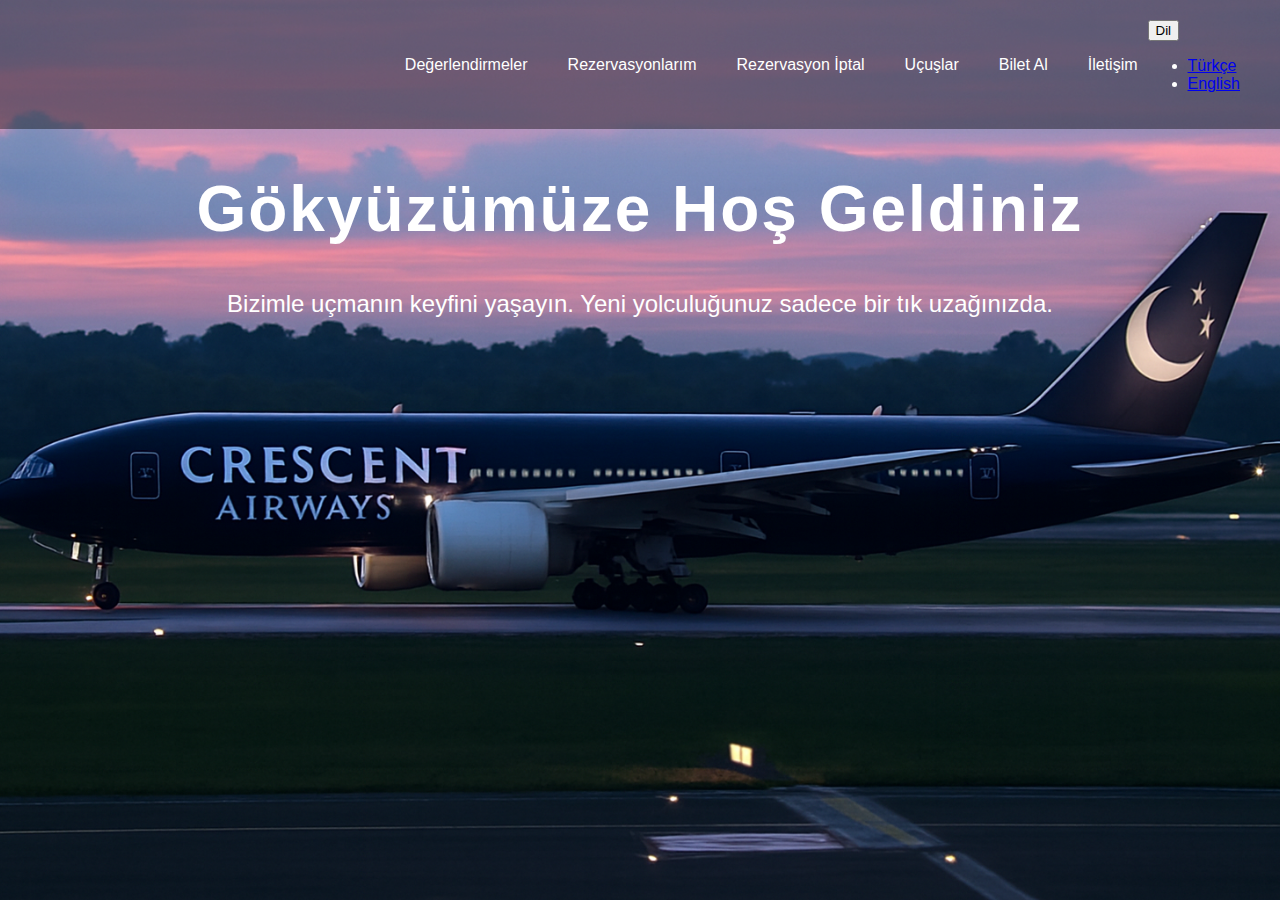
<file: payment.html>
<!DOCTYPE html>
<html lang="tr">
<head>
    <meta charset="UTF-8">
    <meta name="viewport" content="width=device-width, initial-scale=1.0">
    <title>Ödeme Ekranı - Uçuş Rezervasyonu</title>
    <link rel="stylesheet" href="style.css">
</head>
<body class="payment-page">
    <div class="container">
        <header>
            <h1>Ödeme Bilgileri</h1>
        </header>
        <main>
            <div id="payment-summary" class="payment-summary">
                <!-- Payment summary will be inserted here -->
            </div>
            <div id="payment-form-container">
                <div class="payment-form">
                    <h3>Kredi Kartı Bilgileri</h3>
                    <div class="form-group">
                        <label for="card-number">Kart Numarası</label>
                        <input type="text" id="card-number" placeholder="0000 0000 0000 0000" required>
                    </div>
                    <div class="form-group">
                        <label for="card-name">Kart Üzerindeki İsim</label>
                        <input type="text" id="card-name" placeholder="Ad Soyad" required>
                    </div>
                    <div class="form-group-row">
                        <div class="form-group">
                            <label for="expiry-date">Son Kullanma Tarihi</label>
                            <input type="text" id="expiry-date" placeholder="AA/YY" required>
                        </div>
                        <div class="form-group">
                            <label for="cvc">CVC</label>
                            <input type="text" id="cvc" placeholder="123" required>
                        </div>
                    </div>
                </div>
            </div>
            <div class="form-group">
                <button id="pay-btn">Ödemeyi Tamamla</button>
            </div>
        </main>
    </div>
    <script src="payment.js"></script>
</body>
</html
</file>
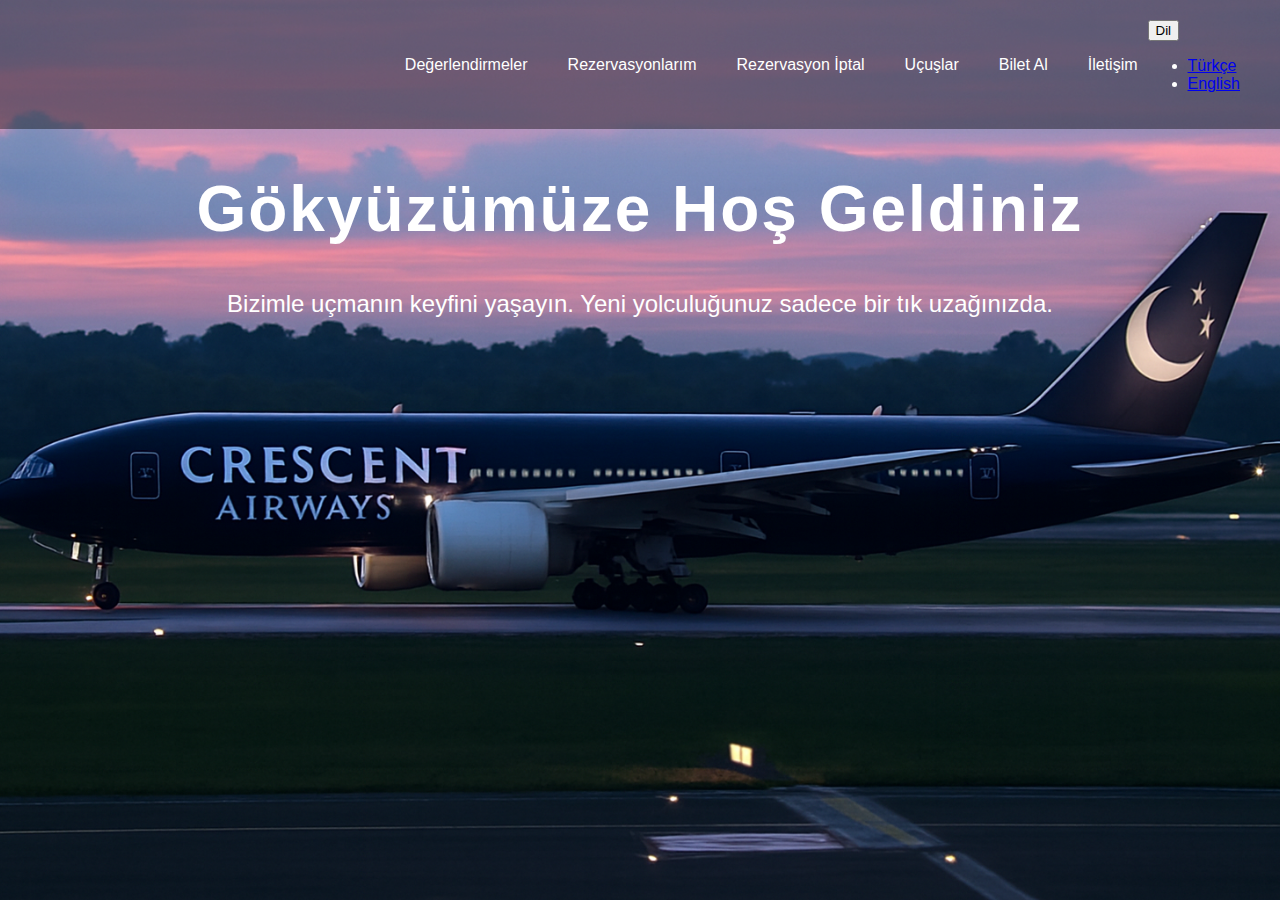
<file: personal-info.html>
<!DOCTYPE html>
<html lang="tr">
<head>
    <meta charset="UTF-8">
    <meta name="viewport" content="width=device-width, initial-scale=1.0">
    <title>Kişisel Bilgiler - Uçuş Rezervasyonu</title>
    <link rel="stylesheet" href="style.css">
</head>
<body class="personal-info-page">
    <div class="container">
        <header>
            <h1>Yolcu Bilgileri</h1>
        </header>
        <main>
            <div id="flight-summary" class="flight-summary-container">
                <!-- Flight details will be dynamically inserted here -->
            </div>
            <div id="passenger-forms-container">
                <!-- Passenger forms will be dynamically inserted here -->
            </div>
            <div class="form-group">
                <button id="confirm-booking-btn">Rezervasyonu Tamamla</button>
            </div>
        </main>
    </div>
    <script src="personal-info.js"></script>
</body>
</html>
</file>
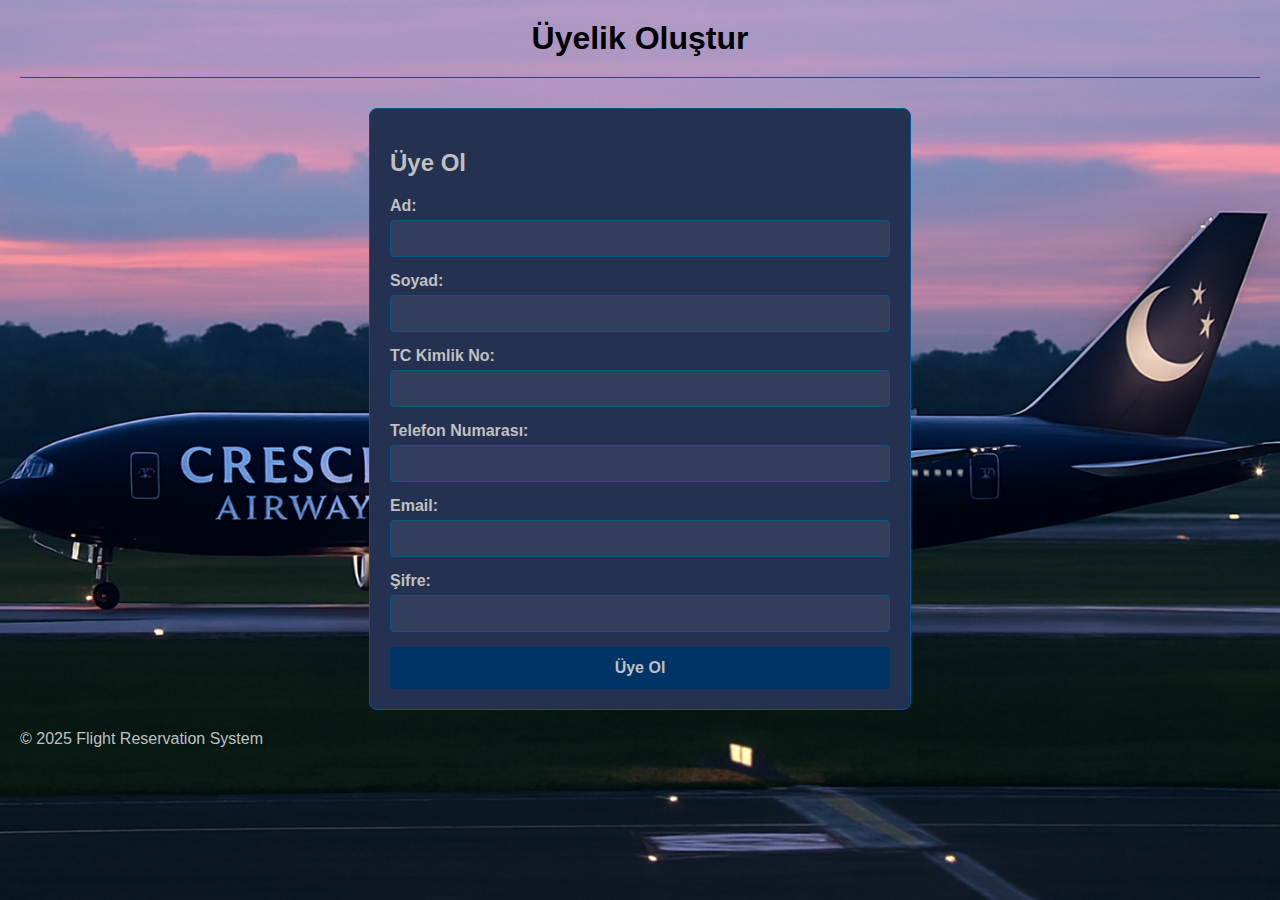
<file: register.html>
<!DOCTYPE html>
<html lang="en">
<head>
    <meta charset="UTF-8">
    <meta name="viewport" content="width=device-width, initial-scale=1.0">
    <title data-translate="register_page_title">Üyelik Oluştur</title>
    <link rel="stylesheet" href="style.css">
</head>
<body>
    <header>
        <h1 data-translate="register_heading">Üyelik Oluştur</h1>
    </header>
    <main>
        <section class="membership-form">
            <form id="registerForm">
                <h2 data-translate="register_heading">Üye Ol</h2>
                <div class="form-group">
                    <label for="regFirstName" data-translate="first_name_label">Ad:</label>
                    <input type="text" id="regFirstName" name="regFirstName" required>
                </div>
                <div class="form-group">
                    <label for="regLastName" data-translate="last_name_label">Soyad:</label>
                    <input type="text" id="regLastName" name="regLastName" required>
                </div>
                <div class="form-group">
                    <label for="regTc" data-translate="tc_number_label">TC Kimlik No:</label>
                    <input type="text" id="regTc" name="regTc" pattern="[0-9]{11}" title="Please enter a valid 11-digit TC Kimlik No" required>
                </div>
                <div class="form-group">
                    <label for="regPhone" data-translate="phone_number_label">Telefon Numarası:</label>
                    <input type="tel" id="regPhone" name="regPhone" pattern="[0-9]{10}" title="Please enter a valid 10-digit phone number" required>
                </div>
                <div class="form-group">
                    <label for="regEmail" data-translate="email_label">E-posta:</label>
                    <input type="email" id="regEmail" name="regEmail" required>
                </div>
                <div class="form-group">
                    <label for="regPassword" data-translate="password_label">Şifre:</label>
                    <input type="password" id="regPassword" name="regPassword" required>
                </div>
                <button type="submit" data-translate="register_button">Üye Ol</button>
            </form>
        </section>
    </main>
    <footer>
        <p>&copy; 2025 Flight Reservation System</p>
    </footer>
    <script src="translation.js"></script>
    <script src="register.js"></script>
</body>
</html>
</file>
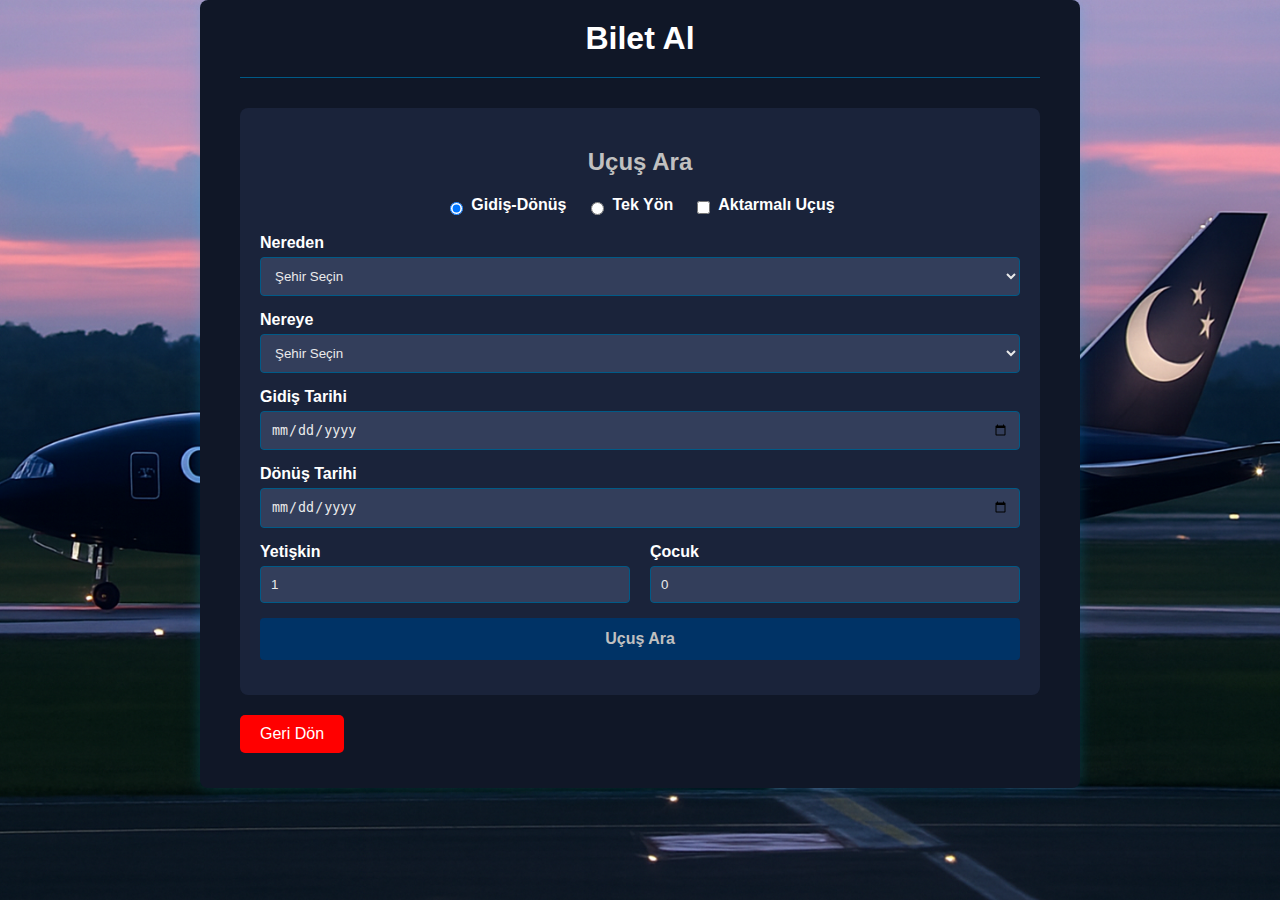
<file: reservation.html>
<!DOCTYPE html>
<html lang="tr">
<head>
    <meta charset="UTF-8">
    <meta name="viewport" content="width=device-width, initial-scale=1.0">
    <title data-translate="reservation_page_title">Bilet Al | Uçuş Arama</title>
    <link rel="stylesheet" href="style.css">
    <link rel="stylesheet" href="welcome.css">
</head>
<body class="reservation-page">
    <div class="container">
        <header>
            <h1 data-translate="flight_reservation_system">Bilet Al</h1>
        </header>
        <main>
            <div id="notification-area" class="notification-area"></div>
            <div class="search-form">
                <h2 data-translate="search_flights">Uçuş Ara</h2>
                <form id="flight-search-form">
                    <div class="form-group trip-type-group">
                        <div>
                            <input type="radio" id="round-trip" name="trip-type" value="round-trip" checked>
                            <label for="round-trip" data-translate="round_trip">Gidiş-Dönüş</label>
                        </div>
                        <div>
                            <input type="radio" id="one-way" name="trip-type" value="one-way">
                            <label for="one-way" data-translate="one_way">Tek Yön</label>
                        </div>
                        <div>
                            <input type="checkbox" id="connecting-flight" name="connecting-flight">
                            <label for="connecting-flight" data-translate="connecting_flight">Aktarmalı Uçuş</label>
                        </div>
                    </div>
                    <div class="form-group">
                        <label for="from" data-translate="from">Nereden</label>
                        <select id="from" name="from" required></select>
                    </div>
                    <div class="form-group">
                        <label for="to" data-translate="to">Nereye</label>
                        <select id="to" name="to" required></select>
                    </div>
                    <div class="form-group">
                        <label for="departure-date" data-translate="departure_date">Gidiş Tarihi</label>
                        <input type="date" id="departure-date" name="departure-date" required>
                    </div>
                    <div class="form-group">
                        <label for="return-date" data-translate="return_date">Dönüş Tarihi</label>
                        <input type="date" id="return-date" name="return-date">
                    </div>
                    <div class="passenger-group">
                        <div class="form-group">
                            <label for="adults" data-translate="adults">Yetişkin</label>
                            <input type="number" id="adults" name="adults" value="1" min="1" max="9">
                        </div>
                        <div class="form-group">
                            <label for="children" data-translate="children">Çocuk</label>
                            <input type="number" id="children" name="children" value="0" min="0" max="9">
                        </div>
                    </div>
                    <div class="form-group">
                        <button type="submit" data-translate="search_flights_button">Uçuş Ara</button>
                    </div>
                </form>
            </div>
        </main>
        <div class="form-group">
            <button id="back-btn" onclick="history.back()" data-translate="go_back_button">Geri Dön</button>
        </div>
    </div>
    <script src="script.js"></script>
    <script src="translation.js"></script>
    <script src="cities.js"></script>
    <script>
        document.addEventListener('DOMContentLoaded', function () {
            const fromSelect = document.getElementById('from');
            const toSelect = document.getElementById('to');

            function addPlaceholder(selectElement) {
                const placeholder = document.createElement('option');
                placeholder.value = "";
                placeholder.textContent = "Şehir Seçin"; // Fallback text
                placeholder.setAttribute('data-translate', 'select_city');
                placeholder.disabled = true;
                placeholder.selected = true;
                selectElement.appendChild(placeholder);
            }

            addPlaceholder(fromSelect);
            addPlaceholder(toSelect);

            cities.forEach(city => {
                const option1 = document.createElement('option');
                option1.value = city;
                option1.textContent = city;
                fromSelect.appendChild(option1);

                const option2 = document.createElement('option');
                option2.value = city;
                option2.textContent = city;
                toSelect.appendChild(option2);
            });
            
            // Re-translate the page to catch the new elements
            if (typeof translatePage === 'function') {
                const savedLang = localStorage.getItem('language') || 'tr';
                // The translations might not be loaded yet, so we wait for them
                loadTranslations(savedLang).then(() => {
                    translatePage(savedLang);
                });
            }
        });
    </script>
</body>
</html>
</file>
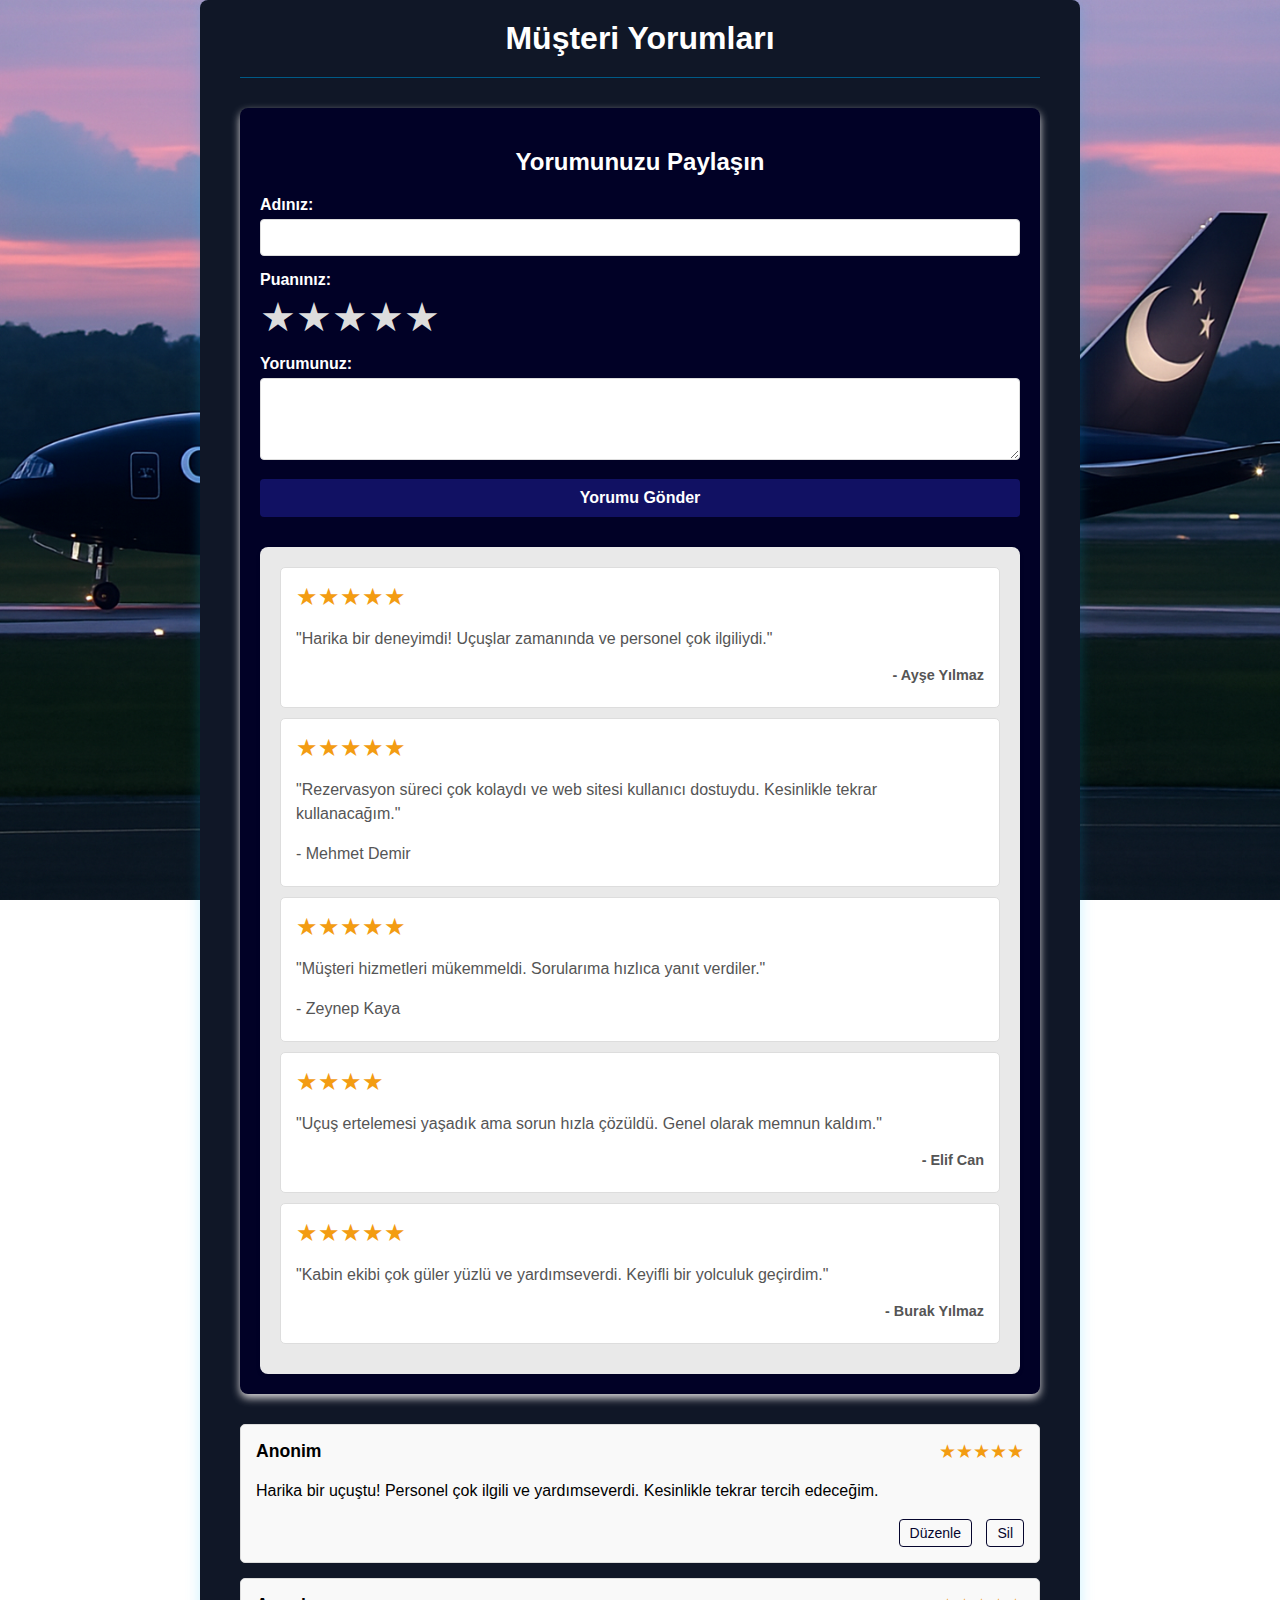
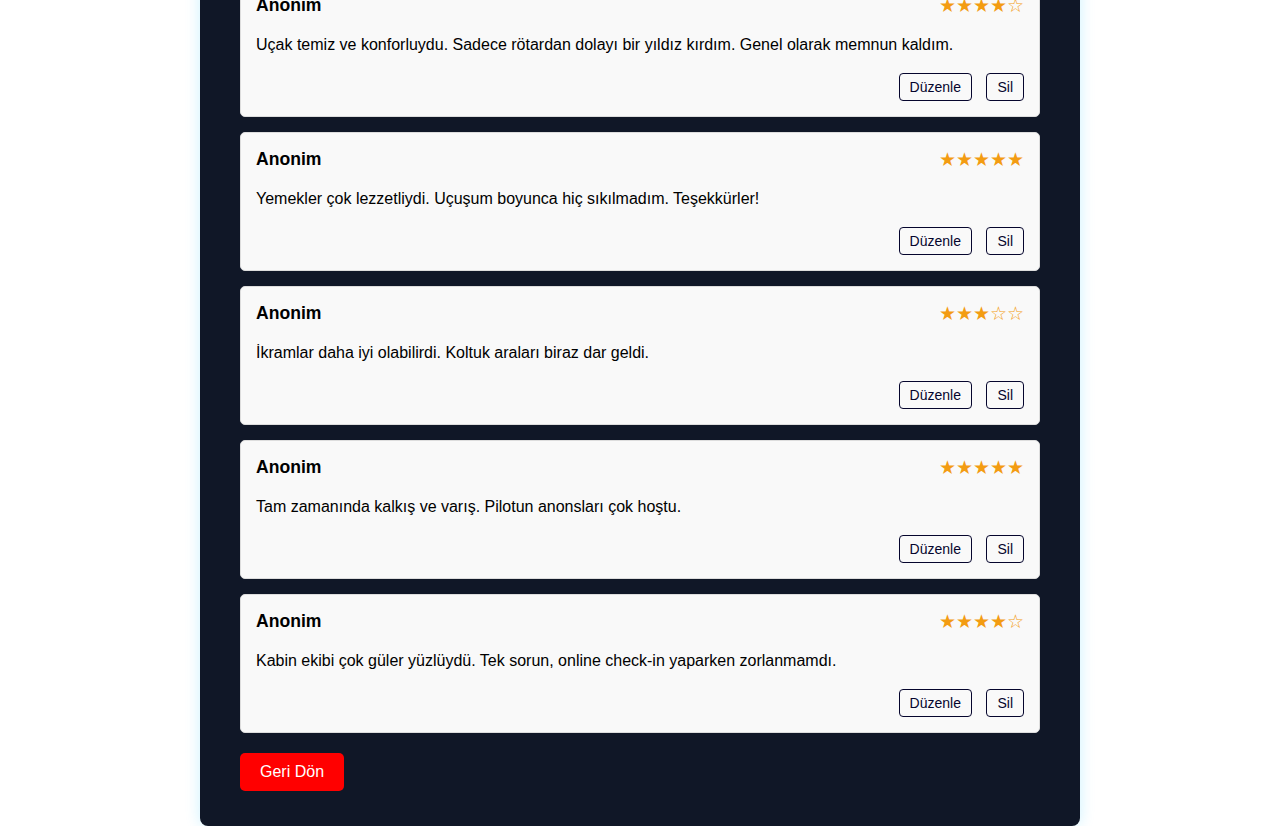
<file: reviews.html>
<!DOCTYPE html>
<html lang="tr">
<head>
    <meta charset="UTF-8">
    <meta name="viewport" content="width=device-width, initial-scale=1.0">
    <title data-translate="customer_reviews_title">Müşteri Değerlendirmeleri</title>
    <link rel="stylesheet" href="style.css">
    <link rel="stylesheet" href="reviews.css">
    <link rel="stylesheet" href="welcome.css">
</head>
<body class="reviews-page">
    <div class="container">
        <header>
            <h1 data-translate="customer_reviews_title">Müşteri Yorumları</h1>
        </header>
        <main>
            <div id="review-form-container">
                <h2 data-translate="share_your_review_title">Yorumunuzu Paylaşın</h2>
                <form id="review-form">
                    <div class="form-group">
                        <label for="author-name" data-translate="your_name_label">Adınız:</label>
                        <input type="text" id="author-name" required>
                    </div>
                    <div class="form-group">
                        <label data-translate="your_rating_label">Puanınız:</label>
                        <div class="star-input">
                            <span data-value="5">★</span>
                            <span data-value="4">★</span>
                            <span data-value="3">★</span>
                            <span data-value="2">★</span>
                            <span data-value="1">★</span>
                        </div>
                        <input type="hidden" id="star-rating-value" name="rating" value="0">
                    </div>
                    <div class="form-group">
                        <label for="review-comment" data-translate="your_comment_label">Yorumunuz:</label>
                        <textarea id="review-comment" rows="4" required></textarea>
                    </div>
                    <button type="submit" data-translate="submit_review_button">Yorumu Gönder</button>
                </form>

                <div id="example-reviews">
                    <div class="example-review-item">
                        <div class="star-rating">
                            <span class="selected">★</span><span class="selected">★</span><span class="selected">★</span><span class="selected">★</span><span class="selected">★</span>
                        </div>
                        <p data-translate="example_review_1_text">"Harika bir deneyimdi! Uçuşlar zamanında ve personel çok ilgiliydi."</p>
                        <p class="example-review-author" data-translate="example_review_1_author">- Ayşe Yılmaz</p>
                    </div>
                    <div class="example-review-item">
                        <div class="star-rating">
                            <span class="selected">★</span><span class="selected">★</span><span class="selected">★</span><span class="selected">★</span><span class="selected">★</span>
                        </div>
                        <p data-translate="example_review_2_text">"Rezervasyon süreci çok kolaydı ve web sitesi kullanıcı dostuydu. Kesinlikle tekrar kullanacağım."</p>
                        <p data-translate="example_review_2_author">- Mehmet Demir</p>
                    </div>
                    <div class="example-review-item">
                        <div class="star-rating">
                            <span class="selected">★</span><span class="selected">★</span><span class="selected">★</span><span class="selected">★</span><span class="selected">★</span>
                        </div>
                        <p data-translate="example_review_3_text">"Müşteri hizmetleri mükemmeldi. Sorularıma hızlıca yanıt verdiler."</p>
                        <p data-translate="example_review_3_author">- Zeynep Kaya</p>
                    </div>
                    <div class="example-review-item">
                        <div class="star-rating">
                            <span class="selected">★</span><span class="selected">★</span><span class="selected">★</span><span class="selected">★</span>
                        </div>
                        <p data-translate="example_review_4_text">"Uçuş ertelemesi yaşadık ama sorun hızla çözüldü. Genel olarak memnun kaldım."</p>
                        <p class="example-review-author" data-translate="example_review_4_author">- Elif Can</p>
                    </div>
                    <div class="example-review-item">
                        <div class="star-rating">
                            <span class="selected">★</span><span class="selected">★</span><span class="selected">★</span><span class="selected">★</span><span class="selected">★</span>
                        </div>
                        <p data-translate="example_review_5_text">"Kabin ekibi çok güler yüzlü ve yardımseverdi. Keyifli bir yolculuk geçirdim."</p>
                        <p class="example-review-author" data-translate="example_review_5_author">- Burak Yılmaz</p>
                    </div>
                </div>
            </div>

            <div id="reviews-container">
                <!-- Yorumlar buraya dinamik olarak eklenecek -->
            </div>
        <div class="form-group">
            <button id="back-btn" data-translate="back_button">Geri Dön</button>
        </div>
        </main>
    </div>
    <script src="reviews.js"></script>
    <script src="translation.js"></script>
</body>
</html>
</file>
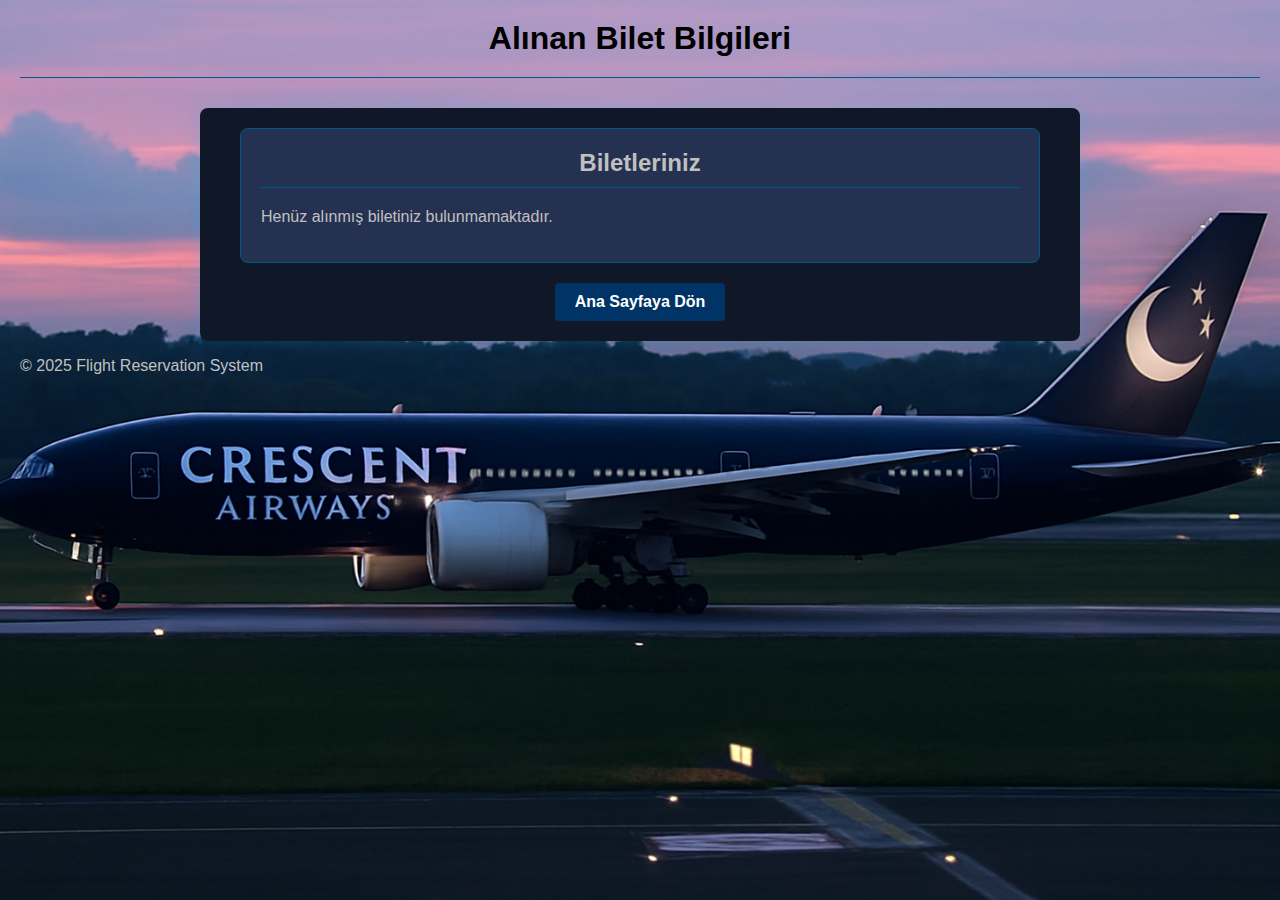
<file: ticket-info.html>
<!DOCTYPE html>
<html lang="en">
<head>
    <meta charset="UTF-8">
    <meta name="viewport" content="width=device-width, initial-scale=1.0">
    <title data-translate="ticket_info_title">Alınan Bilet Bilgileri</title>
    <link rel="stylesheet" href="style.css">
</head>
<body>
    <header>
        <h1 data-translate="purchased_tickets_heading">Alınan Bilet Bilgileri</h1>
    </header>
    <main>
        <div class="container">
            <section class="ticket-info">
                <h2 data-translate="your_tickets">Biletleriniz</h2>
                <div class="ticket-list" id="ticketList">
                    <!-- Ticket information will be loaded here -->
                    <p data-translate="no_tickets_found">Henüz alınmış biletiniz bulunmamaktadır.</p>
                </div>
            </section>
            <div class="button-container">
                <a href="index.html" class="button primary-button" data-translate="return_to_home">Ana Sayfaya Dön</a>
            </div>
        </div>
    </main>
    <footer>
        <p>&copy; 2025 Flight Reservation System</p>
    </footer>
    <script src="translation.js"></script>
    <script>
        document.addEventListener('DOMContentLoaded', () => {
            // This is a placeholder. In a real application, you would fetch
            // ticket information from a backend based on the logged-in user.
            const ticketList = document.getElementById('ticketList');
            const hasTickets = false; // Simulate if user has tickets

            if (hasTickets) {
                // Example of how a ticket might look
                ticketList.innerHTML = `
                    <div class="ticket-item">
                        <h3>Uçuş Numarası: XYZ123</h3>
                        <p>Kalkış: İstanbul (IST) - 26 Aralık 2025, 10:00</p>
                        <p>Varış: Ankara (ESB) - 26 Aralık 2025, 11:00</p>
                        <p>Yolcu: [Ad Soyad]</p>
                        <p>Koltuk No: 12A</p>
                    </div>
                    <div class="ticket-item">
                        <h3>Uçuş Numarası: ABC456</h3>
                        <p>Kalkış: İzmir (ADB) - 15 Ocak 2026, 14:00</p>
                        <p>Varış: Antalya (AYT) - 15 Ocak 2026, 15:00</p>
                        <p>Yolcu: [Ad Soyad]</p>
                        <p>Koltuk No: 05F</p>
                    </div>
                `;
            } else {
                ticketList.innerHTML = `<p data-translate="no_tickets_found">Henüz alınmış biletiniz bulunmamaktadır.</p>`;
            }
        });
    </script>
</body>
</html>
</file>
<file: style.css>
html {
    height: 100%;
}

body {
    font-family: -apple-system, BlinkMacSystemFont, "Segoe UI", Roboto, "Helvetica Neue", Arial, sans-serif;
    margin: 0;
    padding: 20px;
    background-color: #101727; /* Night Blue FALLBACK */
    color: #C0C0C0; /* Silver */
    background-image: url('arkaplan2.png');
    background-size: cover;
    background-position: center;
    background-repeat: no-repeat;
    background-attachment: fixed;
    min-height: 100%;
    box-sizing: border-box;
}

.container {
    max-width: 800px;
    margin: 0 auto;
    background-color: #101727; /* Lighter Night Blue */
    padding: 20px 40px;
    border-radius: 8px;
    box-shadow: 0 0 15px rgba(0, 191, 255, 0.2); /* Subtle blue glow */
}

header {
    text-align: center;
    margin-bottom: 30px;
    border-bottom: 1px solid #005a87; /* Night Blue border */
    padding-bottom: 20px;
}

header h1 {
    color: #000000; /* Black */
    margin: 0;
}

.search-form {
    background-color: #1a233a;
    padding: 20px;
    border-radius: 8px;
}

.search-form h2 {
    text-align: center;
    color: #C0C0C0; /* Silver */
    margin-bottom: 20px;
}

/* New styles for trip type radio buttons */
.trip-type-group {
    display: flex;
    gap: 20px;
    margin-bottom: 20px;
    justify-content: center;
}

.trip-type-group div {
    display: flex;
    align-items: center;
}

.trip-type-group label {
    margin-left: 5px;
    font-weight: normal;
}


.form-group {
    margin-bottom: 15px;
}

.form-group label {
    display: block;
    margin-bottom: 5px;
    font-weight: 600;
}

.form-group input[type="text"],
.form-group input[type="date"],
.form-group input[type="tel"],
.form-group input[type="email"],
.form-group input[type="number"],
.form-group select {
    width: 100%;
    padding: 10px;
    border: 1px solid #005a87;
    border-radius: 4px;
    box-sizing: border-box;
    background-color: #333e5b; /* Silver-like dark gray */
    color: #EAEAEA; /* Light silver text for contrast */
}

/* Style for disabled inputs */
.form-group input:disabled {
    background-color: #e9ecef;
    cursor: not-allowed;
}

button[type="submit"] {
    width: 100%;
    padding: 12px;
    background-color: #003366; /* Darker Night Blue */
    color: #C0C0C0; /* Silver */
    border: none;
    border-radius: 4px;
    cursor: pointer;
    font-size: 16px;
    font-weight: 600;
    transition: background-color 0.3s ease;
}

button[type="submit"]:hover {
    background-color: #002244; /* Even Darker Night Blue */
}

.results-container {
    margin-top: 30px;
}

.flight {
    background-color: #253150;
    border: 1px solid #005a87;
    border-radius: 4px;
    padding: 15px;
    margin-bottom: 10px;
    display: flex;
    justify-content: space-between;
    align-items: center;
    cursor: pointer;
    transition: background-color 0.3s;
}

.flight:hover {
    background-color: #3a4a6b;
}

.flight-info span {
    display: block;
    margin-bottom: 5px;
    font-size: 14px;
}

.flight-price {
    font-size: 22px;
    font-weight: bold;
    color: #C0C0C0; /* Silver */
}

/* Styles for passenger inputs */
.passenger-group {
    display: flex;
    gap: 20px;
}

.passenger-group .form-group {
    flex: 1;
}


/* Styles for sort dropdown */
.sort-container {
    display: flex;
    justify-content: flex-end;
    align-items: center;
    margin-bottom: 15px;
}

.sort-container label {
    margin-right: 10px;
    font-weight: 600;
}

.sort-container select {
    padding: 8px;
    border: 1px solid #005a87; /* Night Blue border */
    border-radius: 4px;
    font-size: 14px;
}

/* Notification Styles */
.notification-area {
    padding: 15px;
    margin-bottom: 20px;
    border-radius: 4px;
    color: #fff;
    text-align: center;
    display: none; /* Hidden by default */
    opacity: 0;
    transition: opacity 0.5s ease;
}

.notification-area.show {
    display: block;
    opacity: 1;
}

.notification-area.error {
    background-color: #dc3545; /* Red for error */
}

.notification-area.success {
    background-color: #413f81;
    color: #C0C0C0; /* Silver */
}
/* Seat Modal Styles */
.modal {
    display: none; /* Hidden by default */
    position: fixed; /* Stay in place */
    z-index: 1000; /* Sit on top */
    left: 0;
    top: 0;
    width: 100%; /* Full width */
    height: 100%; /* Full height */
    overflow: auto; /* Enable scroll if needed */
    background-color: rgba(0,0,0,0.6); /* Black w/ opacity */
    justify-content: center;
    align-items: center;
}

.modal.show {
    display: flex; /* Show the modal */
}

.modal-content {
    background-color: #1a233a;
    color: #C0C0C0;
    margin: auto;
    padding: 20px;
    border: 1px solid #005a87;
    width: 80%;
    max-width: 800px;
    border-radius: 8px;
    position: relative;
    box-shadow: 0 4px 8px 0 rgba(0,191,255,0.2), 0 6px 20px 0 rgba(0,191,255,0.19);
    animation-name: animatetop;
    animation-duration: 0.4s
}

/* Add Animation */
@keyframes animatetop {
    from {top: -300px; opacity: 0}
    to {top: 0; opacity: 1}
}

.close-button {
    color: #aaa;
    float: right;
    font-size: 28px;
    font-weight: bold;
    position: absolute;
    top: 10px;
    right: 20px;
}

.close-button:hover,
.close-button:focus {
    color: white;
    text-decoration: none;
    cursor: pointer;
}

.seat-class-selection {
    display: flex;
    justify-content: center;
    margin-bottom: 20px;
}

.seat-class-selection button {
    background-color: #007bff;
    color: white;
    border: none;
    padding: 10px 20px;
    margin: 0 10px;
    border-radius: 5px;
    cursor: pointer;
    font-size: 16px;
    transition: background-color 0.3s ease;
}

.seat-class-selection button:hover {
    background-color: #0056b3;
}

.seat-class-selection button.active {
    background-color: #0056b3;
    border: 2px solid #004085;
}

.seat-map-container {
    display: flex;
    flex-direction: column;
    gap: 15px;
    padding: 10px;
    border: 1px solid #005a87;
    border-radius: 5px;
    background-color: #101727;
    align-items: center;
}

.cabin-section {
    display: flex;
    justify-content: center;
    gap: 10px;
    width: 100%;
    padding: 15px 0;
    background-color: #1a233a;
    border-radius: 5px;
}

.cabin-item {
    width: 60px;
    height: 40px;
    background-color: #253150;
    border: 1px solid #005a87;
    border-radius: 5px;
    display: flex;
    justify-content: center;
    align-items: center;
    font-size: 10px;
    font-weight: bold;
    color: #C0C0C0;
}

.wc-cabin {
    background-color: #5a2d34;
    border-color: #f5c6cb;
}

.galley-cabin {
    background-color: #2d5a5a;
    border-color: #bee5eb;
}

.seat-section {
    display: grid;
    gap: 5px;
    width: 100%;
    padding: 10px 0;
    background-color: #1a233a;
    border-radius: 5px;
    border: 1px dashed #005a87;
    box-sizing: border-box;
}

.row-label {
    width: 30px;
    height: 30px;
    display: flex;
    justify-content: center;
    align-items: center;
    font-size: 12px;
    font-weight: bold;
    color: #888;
    grid-column: 1;
}

.seat {
    width: 30px;
    height: 30px;
    background-color: #3a4a6b;
    border: 1px solid #005a87;
    border-radius: 5px;
    display: flex;
    justify-content: center;
    align-items: center;
    font-size: 12px;
    cursor: pointer;
    user-select: none;
    transition: background-color 0.2s ease;
}

.seat.available:hover {
    background-color: #4CAF50;
}

.seat.selected {
    background-color: #28a745;
    color: white;
}

.seat.unavailable {
    background-color: #dc3545;
    cursor: not-allowed;
    color: white;
}

.aisle {
    width: 50px;
    display: flex;
    justify-content: center;
    align-items: center;
}

.modal-actions {
    margin-top: 20px;
    text-align: right;
}

.modal-actions button {
    background-color: #28a745;
    color: white;
    border: none;
    padding: 10px 20px;
    border-radius: 5px;
    cursor: pointer;
    font-size: 16px;
    transition: background-color 0.3s ease;
}

.modal-actions button:hover {
    background-color: #218838;
}

/* Style for the final booking button */
#confirm-booking-btn, #pay-btn, #home-btn {
    width: 100%;
    padding: 15px; /* Larger padding */
    background-color: #003366; /* Dark Blue */
    color: white;
    border: none;
    border-radius: 4px;
    cursor: pointer;
    font-size: 18px; /* Larger font size */
    font-weight: 600;
    transition: background-color 0.3s ease;
    margin-top: 20px;
}

#confirm-booking-btn:hover, #pay-btn:hover, #home-btn:hover {
    background-color: #002244; /* Darker blue on hover */
}

#pay-btn:disabled {
    background-color: #002244;
    cursor: not-allowed;
}

/* Passenger form styling */
.passenger-form, .payment-form, .payment-summary, .confirmation-message {
    background-color: #253150;
    padding: 20px;
    border-radius: 8px;
    margin-bottom: 20px;
    border: 1px solid #005a87;
}

.passenger-form h3, .payment-form h3, .payment-summary h3 {
    margin-top: 0;
    border-bottom: 1px solid #005a87;
    padding-bottom: 10px;
    margin-bottom: 20px;
}

.form-group-row {
    display: flex;
    gap: 20px;
    justify-content: space-between;
}

.form-group-row .form-group {
    flex: 1;
}

.total-amount {
    font-size: 1.2em;
    font-weight: bold;
    text-align: right;
    color: #4CAF50;
}

.confirmation-message p {
    font-size: 1.1em;
    line-height: 1.6;
    text-align: center;
}

.button-container {
    text-align: center;
    margin-top: 20px;
}

.button {
    display: inline-block;
    padding: 10px 20px;
    border: none;
    border-radius: 4px;
    cursor: pointer;
    font-size: 16px;
    font-weight: 600;
    transition: background-color 0.3s ease;
    text-decoration: none;
    color: white; /* Default text color for buttons */
}

.primary-button {
    background-color: #003366; /* Dark Blue */
}

.primary-button:hover {
    background-color: #002244; /* Darker blue on hover */
}

.contact-info {
    background-color: #253150;
    border: 1px solid #005a87;
    border-radius: 8px;
    padding: 20px;
    margin-bottom: 20px;
}

.contact-page header h1 {
    color: #fff;
}

.flights-page header h1 {
    color: #fff;
}

.reviews-page header h1 {
    color: #fff;
}

.cancel-reservation-page header h1 {
    color: #fff;
}

.reservation-page header h1 {
    color: #fff;
}

.flight-results-page header h1 {
    color: #fff;
}

.confirmation-page header h1 {
    color: #fff;
}

.payment-page header h1 {
    color: #fff;
}

#back-btn {
    display: block !important;
    visibility: visible !important;
    background-color: #ff0000 !important; /* Bright red */
    color: #ffffff !important; /* White text */
    padding: 10px 20px;
    border: none;
    border-radius: 5px;
    cursor: pointer;
    margin-top: 20px;
    width: auto;
    font-size: 16px;
}

#reservation-number {
    background-color: #ffffff !important; /* White */
    color: #000000 !important; /* Black text */
}

.personal-info-page header h1 {
    color: #ffffff; /* White */
}

.personal-info-page .passenger-form {
    background-color: #f9f9f9;
    color: #000000;
    border: 1px solid #ddd;
}

.personal-info-page .passenger-form h3 {
    color: #000000;
    border-bottom: 1px solid #ddd;
}

.personal-info-page .passenger-form label {
    color: #000000;
}

/* Styles for membership page */
.membership-form {
    background-color: #253150;
    padding: 20px;
    border-radius: 8px;
    margin-bottom: 20px;
    border: 1px solid #005a87;
    max-width: 500px; /* Limit width for better appearance */
    margin-left: auto;
    margin-right: auto;
}

#welcomeMessage {
    font-size: 1.5em;
    text-align: center;
    color: black;
}

.membership-form .form-group input[type="password"] {
    width: 100%;
    padding: 10px;
    border: 1px solid #005a87;
    border-radius: 4px;
    box-sizing: border-box;
    background-color: #333e5b; /* Silver-like dark gray */
    color: #EAEAEA; /* Light silver text for contrast */
}

.membership-form h1 {
    color: #C0C0C0; /* Silver */
    text-align: center;
    margin-top: 0;
    margin-bottom: 20px;
    border-bottom: 1px solid #005a87;
    padding-bottom: 10px;
}

/* Styles for ticket-info page */
.ticket-info {
    background-color: #253150;
    padding: 20px;
    border-radius: 8px;
    margin-bottom: 20px;
    border: 1px solid #005a87;
    max-width: 800px;
    margin-left: auto;
    margin-right: auto;
}

.ticket-info h1, .ticket-info h2 {
    color: #C0C0C0; /* Silver */
    text-align: center;
    margin-top: 0;
    margin-bottom: 20px;
    border-bottom: 1px solid #005a87;
    padding-bottom: 10px;
}

.ticket-list {
    margin-top: 20px;
}

.ticket-item {
    background-color: #1a233a;
    border: 1px solid #005a87;
    border-radius: 4px;
    padding: 15px;
    margin-bottom: 10px;
}

.ticket-item h3 {
    color: #00bfff; /* Deep Sky Blue */
    margin-top: 0;
    margin-bottom: 10px;
}

.ticket-item p {
    margin: 5px 0;
    font-size: 0.95em;
}

.login-prompt {
    display: flex;
    align-items: center;
    justify-content: center;
    margin-top: 20px;
    gap: 10px;
}

.login-now-btn {
    background-color: #285868;
    color: #ffffff;
    border: none;
    border-radius: 4px;
    padding: 10px 15px;
    cursor: pointer;
    font-size: 14px;
    font-weight: 600;
    transition: background-color 0.3s ease;
}

.login-now-btn:hover {
    background-color: #002244;
}

/* Style for cancel ticket button */
.cancel-ticket-btn {
    background-color: #dc3545; /* Red */
    color: white;
    border: none;
    padding: 8px 12px;
    border-radius: 4px;
    cursor: pointer;
    font-size: 14px;
    font-weight: 600;
    transition: background-color 0.3s ease;
    margin-top: 10px;
    display: block;
    width: 100%;
}

.cancel-ticket-btn:hover {
    background-color: #c82333; /* Darker Red */
}

/* Style for logout button */
#logoutButton {
    display: block;
    margin: 20px auto;
    width: 50%;
    max-width: 200px;
    background-color: #003366; /* Dark Blue */
    color: white;
    padding: 12px;
    font-size: 16px;
    text-align: center;
}

#logoutButton:hover {
    background-color: #002244; /* Even Darker Night Blue */
}

/* Styles for expired tickets */
.expired-ticket {
    opacity: 0.6;
    background-color: #343a40; /* Darker grey */
}

.expired-ticket-message {
    color: #ffc107; /* Amber */
    font-weight: bold;
    text-align: center;
    margin-top: 10px;
}

/* Back button styles */
.back-button-container {
    text-align: center;
    margin-top: 30px;
    margin-bottom: 30px;
}

.back-button {
    display: inline-block;
    padding: 12px 25px;
    background-color: #ff0000; /* Modern blue */
    color: white;
    text-decoration: none;
    border-radius: 5px;
    font-size: 16px;
    font-weight: 600;
    transition: background-color 0.3s ease, transform 0.2s ease;
    box-shadow: 0 4px 8px rgba(0, 0, 0, 0.2);
}

.back-button:hover {
    background-color: #0056b3; /* Darker blue on hover */
    transform: translateY(-2px);
}

.back-button:active {
    background-color: #004085; /* Even darker on click */
    transform: translateY(0);
    box-shadow: 0 2px 4px rgba(0, 0, 0, 0.2);
}

/* Admin Panel Styles */
#adminSection {
    background-color: #1a233a;
    border: 1px solid #00bfff; /* Deep Sky Blue border for emphasis */
    border-radius: 8px;
    padding: 20px;
    margin-top: 30px;
}

#adminSection h2, #adminSection h3 {
    color: #00bfff;
    border-bottom: 1px solid #005a87;
    padding-bottom: 10px;
}

#admin-stats {
    background-color: #253150;
    padding: 15px;
    border-radius: 5px;
    margin-bottom: 20px;
    text-align: center;
}

#admin-stats h4 {
    margin: 0;
    font-size: 1.2em;
    color: #4CAF50; /* Green for revenue */
}

.admin-ticket-item {
    display: flex;
    justify-content: space-between;
    align-items: center;
    padding: 10px;
    border-bottom: 1px solid #253150;
}

.admin-ticket-item:last-child {
    border-bottom: none;
}

.admin-ticket-item h3 {
    font-size: 1em;
    color: #C0C0C0;
    border: none;
    padding: 0;
    margin: 0;
}

.admin-ticket-item p {
    font-size: 0.9em;
    margin: 0 10px;
}

.admin-cancel-btn {
    background-color: #c82333;
    color: white;
    border: none;
    padding: 5px 10px;
    border-radius: 4px;
    cursor: pointer;
    font-size: 12px;
}

/* New Admin Panel Ticket Card Styles */
.admin-ticket-card {
    background-color: #253150; /* Same as passenger-form */
    border: 1px solid #005a87;
    border-radius: 8px;
    padding: 20px;
    margin-bottom: 20px;
    box-shadow: 0 2px 5px rgba(0,0,0,0.2);
}

.admin-ticket-card .card-header {
    display: flex;
    justify-content: space-between;
    align-items: center;
    border-bottom: 1px solid #005a87;
    padding-bottom: 15px;
    margin-bottom: 15px;
}

.admin-ticket-card .card-header strong {
    font-size: 1.1em;
    color: #00bfff; /* Deep Sky Blue */
}

.admin-ticket-card .card-header span {
    font-size: 1.1em;
    font-weight: bold;
    color: #4CAF50; /* Green for price */
}

.admin-ticket-card .card-body {
    display: flex;
    flex-wrap: wrap;
    gap: 20px;
}

.admin-ticket-card .card-section {
    flex: 1 1 250px; /* Flex-grow, flex-shrink, basis */
}

.admin-ticket-card .card-section strong {
    display: block;
    color: #C0C0C0; /* Silver */
    margin-bottom: 8px;
    border-bottom: 1px solid #333e5b;
    padding-bottom: 5px;
}

.admin-ticket-card .card-section p,
.admin-ticket-card .card-section ul {
    margin: 0;
    padding: 0;
    font-size: 0.95em;
    color: #EAEAEA;
    list-style: none;
}

.admin-ticket-card .card-section ul li {
    margin-bottom: 5px;
}

#all-tickets-list {
    margin-top: 20px;
}

/* Language Selector */
.language-selector {
    position: relative;
    margin-left: 20px;
}

.language-btn {
    background: none;
    border: 1px solid #fff;
    color: #fff;
    padding: 5px 10px;
    border-radius: 5px;
    cursor: pointer;
    font-size: 1rem;
}

.language-btn::before {
    content: '🌐'; /* Globe unicode character */
    margin-right: 5px;
}

.language-dropdown {
    display: none;
    position: absolute;
    top: 100%;
    right: 0;
    background-color: rgba(0, 0, 0, 0.8);
    list-style: none;
    padding: 10px;
    margin: 5px 0 0 0;
    border-radius: 5px;
    min-width: 120px;
    z-index: 1000;
}

.language-dropdown.show {
    display: block;
}

.language-dropdown a {
    color: #fff;
    text-decoration: none;
    display: block;
    padding: 5px;
    transition: background 0.2s;
}

.language-dropdown a:hover {
    background-color: rgba(255, 255, 255, 0.2);
}
</file>
<file: welcome.css>
/* General Styling */
body, html {
    margin: 0;
    padding: 0;
    height: 100%;
    font-family: 'Segoe UI', Tahoma, Geneva, Verdana, sans-serif;
    color: #fff;
    background-image: url('arkaplan2.png');
    background-size: cover;
    background-position: center;
    background-repeat: no-repeat;
    background-attachment: fixed;
}

body.welcome-page {
    background-color: #101727; /* Test için koyu arka plan */
    min-height: 100vh;
}

.welcome-page .container {
    display: flex;
    flex-direction: column;
    min-height: 100vh;
    /* Test için arka plan rengi yok */
}

/* Navigation Bar */
.navbar {
    display: flex;
    justify-content: flex-end;
    align-items: center;
    padding: 20px 40px;
    background: rgba(0, 0, 0, 0.4);
    animation: slideDown 1s ease-out;
}


.nav-links {
    list-style: none;
    display: flex;
    gap: 20px;
}

.nav-links a {
    color: #fff;
    text-decoration: none;
    font-size: 1rem;
    padding: 5px 10px;
    border-radius: 5px;
    transition: background 0.3s;
}

.nav-links a:hover {
    background: rgba(255, 255, 255, 0.2);
}

.navbar-cancel-button {
    background-color: #e74c3c; /* Red color for cancellation */
    color: #fff;
    padding: 5px 10px; /* Smaller padding to fit in navbar */
    border: none;
    border-radius: 5px;
    cursor: pointer;
    font-size: 1rem; /* Consistent with nav-links font size */
    transition: background 0.3s ease;
}

.navbar-cancel-button:hover {
    background-color: #c0392b; /* Darker red on hover */
}

/* Main Content */
.content {
    flex-grow: 1;
    display: flex;
    flex-direction: column;
    justify-content: center;
    align-items: center;
    text-align: center;
    padding: 0 20px;
    animation: fadeInUp 1s ease-out 0.5s;
    animation-fill-mode: both; /* Ensures the element stays in its final animated state */
}

.content h1 {
    font-size: 4rem;
    margin-bottom: 20px;
    letter-spacing: 2px;
}

.content p {
    font-size: 1.5rem;
    margin-bottom: 30px;
}

.cancel-reservation-button {
    background-color: #e74c3c; /* Red color for cancellation */
    color: #fff;
    padding: 15px 30px;
    border: none;
    border-radius: 8px;
    cursor: pointer;
    font-size: 1.2rem;
    font-weight: bold;
    transition: background-color 0.3s ease, transform 0.2s ease;
    margin-top: 20px; /* Space from the paragraph above */
}

.cancel-reservation-button:hover {
    background-color: #c0392b; /* Darker red on hover */
    transform: translateY(-2px); /* Slight lift effect */
}




/* Keyframe Animations */
@keyframes fadeIn {
    from { opacity: 0; }
    to { opacity: 1; }
}

@keyframes slideDown {
    from { transform: translateY(-100%); }
    to { transform: translateY(0); }
}

@keyframes fadeInUp {
    from {
        opacity: 0;
        transform: translateY(20px);
    }
    to {
        opacity: 1;
        transform: translateY(0);
    }
}
</file>
<file: flights.css>
body {
    background-image: url('arkaplan2.png');
    background-size: cover;
    background-position: center;
    background-repeat: no-repeat;
    background-attachment: fixed;
}

.flight-list {
    display: flex;
    flex-direction: column;
    gap: 20px;
}

.flight {
    background-color: #f9f9f9;
    border: 1px solid #ddd;
    border-radius: 8px;
    padding: 20px;
    display: flex;
    justify-content: space-between;
    align-items: center;
    box-shadow: 0 4px 8px rgba(0,0,0,0.1);
    transition: transform 0.2s;
}

.flight:hover {
    transform: translateY(-5px);
}

.flight-info h2 {
    margin: 0 0 10px 0;
    color: #333;
}

.flight-info p {
    margin: 5px 0;
    color: #555;
}

.flight-price p {
    margin: 0;
    font-size: 1.2em;
    font-weight: bold;
    color: #333;
}

.book-btn {
    background-color: #030339;
    color: white;
    border: none;
    border-radius: 4px;
    padding: 10px 15px;
    cursor: pointer;
    font-size: 1em;
    transition: background-color 0.3s;
    margin-top: 10px;
}

.book-btn:hover {
    background-color: #372d7d;
}

/* Modal Styles */
.modal {
    display: none;
    position: fixed;
    z-index: 1000;
    left: 0;
    top: 0;
    width: 100%;
    height: 100%;
    overflow: auto;
    background-color: rgba(0, 0, 0, 0.6);
    animation: fadeIn 0.3s ease-in-out;
}

.modal-content {
    background-color: #ffffff; /* White background */
    color: #000000; /* Black text */
    margin: 10% auto;
    padding: 30px;
    border: 1px solid #888;
    width: 90%;
    max-width: 500px;
    border-radius: 12px;
    box-shadow: 0 5px 15px rgba(0, 0, 0, 0.5);
    animation: slideIn 0.4s ease-out;
}

.close-button {
    color: #aaa;
    float: right;
    font-size: 28px;
    font-weight: bold;
    cursor: pointer;
    transition: color 0.3s;
}

.close-button:hover,
.close-button:focus {
    color: #000; /* Adjusted for white background */
    text-decoration: none;
}

#booking-modal h2 {
    text-align: center;
    color: #000000; /* Black text */
    margin-bottom: 25px;
    font-weight: 500;
}

#booking-modal .form-group {
    margin-bottom: 20px;
}

#booking-modal .form-group label {
    font-weight: 500;
    color: #000000; /* Black text */
}

#booking-modal input[type="number"],
#booking-modal input[type="radio"] + label {
    color: #000000; /* Black text */
}

#booking-modal input[type="number"] {
    width: 100%;
    padding: 12px;
    margin-top: 8px;
    background-color: #eeeeee; /* Light gray background */
    border: 1px solid #ccc; /* Lighter border */
    border-radius: 6px;
    color: #000000; /* Black text */
}

#booking-modal .form-group div {
    margin-top: 10px;
}

#booking-modal #total-price-display {
    font-weight: bold;
    color: #000000; /* Black text */
    font-size: 1.2em;
}

#confirm-booking-modal-btn {
    background-color: #071860;
    color: white;
    padding: 12px 20px;
    border: none;
    border-radius: 6px;
    cursor: pointer;
    width: 100%;
    font-size: 16px;
    transition: background-color 0.3s;
}

#confirm-booking-modal-btn:hover {
    background-color: #0c0e3ca8;
}


/* Keyframe Animations */
@keyframes fadeIn {
    from { opacity: 0; }
    to { opacity: 1; }
}

@keyframes slideIn {
    from { transform: translateY(-50px); opacity: 0; }
    to { transform: translateY(0); opacity: 1; }
}
</file>
<file: reviews.css>
body {
    background-image: url('arkaplan2.png');
    background-size: cover;
    background-position: center;
    background-repeat: no-repeat;
    background-attachment: fixed;
}

.review {
    background-color: #f9f9f9;
    border: 1px solid #ddd;
    border-radius: 5px;
    padding: 15px;
    margin-bottom: 15px;
}

.review-header {
    display: flex;
    justify-content: space-between;
    align-items: center;
    margin-bottom: 10px;
}

.review-author {
    font-weight: bold;
    font-size: 1.1em;
    color: #000;
}

.star-rating span {
    color: #f39c12;
    font-size: 1.2em;
}

.review-text {
    font-size: 1em;
    line-height: 1.5;
    color: #000;
}

#review-form-container {
    background-color: #010126; /* Night blue */
    padding: 20px;
    border-radius: 8px;
    margin-bottom: 30px;
    box-shadow: 0 4px 8px rgba(241, 237, 237, 0.905);
}

#review-form-container h2 {
    text-align: center;
    margin-bottom: 20px;
    color: #fff; /* Changed to white */
}

#review-form .form-group {
    margin-bottom: 15px;
}

#review-form label {
    display: block;
    margin-bottom: 5px;
    font-weight: bold;
    color: #fff; /* Changed to white */
}

#review-form input[type="text"],
#review-form textarea {
    width: 100%;
    padding: 10px;
    border: 1px solid #ddd;
    border-radius: 4px;
    box-sizing: border-box;
    background-color: #fff;
}

#review-form button[type="submit"] {
    width: 100%;
    padding: 10px;
    background-color: #111163;
    color: white;
    border: none;
    border-radius: 4px;
    cursor: pointer;
    font-size: 16px;
    transition: background-color 0.3s;
}

#review-form button[type="submit"]:hover {
    background-color: #10187c;
}

.star-input {
    display: flex;
    flex-direction: row-reverse;
    justify-content: flex-end;
}

.star-input span {
    font-size: 2.5em;
    color: #ddd;
    cursor: pointer;
    transition: color 0.2s;
}

.star-input span:hover,
.star-input span:hover ~ span {
    color: #f39c12;
}

.star-input span.selected,
.star-input span.selected ~ span {
    color: #f39c12;
}

.review-actions {
    margin-top: 10px;
    text-align: right;
}

.review-actions button {
    background-color: transparent;
    border: 1px solid #05052d;
    color: #05052d;
    padding: 5px 10px;
    border-radius: 4px;
    cursor: pointer;
    font-size: 14px;
    margin-left: 10px;
    transition: background-color 0.3s, color 0.3s;
}

.review-actions button:hover {
    background-color: #05052d;
    color: white;
}

.review-actions .delete-btn:hover {
    background-color: #e65a50;
    color: white;
    border-color: #e65a50;
}

#example-reviews {
    margin-top: 30px;
    padding: 20px;
    background-color: #e9e9e9;
    border-radius: 8px;
    box-shadow: 0 2px 4px rgba(0, 0, 0, 0.1);
}

.example-review-item {
    background-color: #fff;
    border: 1px solid #ddd;
    border-radius: 5px;
    padding: 15px;
    margin-bottom: 10px;
}

.example-review-item .star-rating {
    margin-bottom: 10px;
    text-align: left; /* Align stars to the left within the example review item */
}

.example-review-item .star-rating span {
    font-size: 1.5em; /* Slightly larger stars for emphasis */
    color: #f39c12; /* Golden color for selected stars */
}

.example-review-item p {
    margin-bottom: 5px;
    color: #555;
    line-height: 1.5;
}

.example-review-author {
    font-weight: bold;
    text-align: right;
    color: #05052d;
    font-size: 0.9em;
}
</file>
